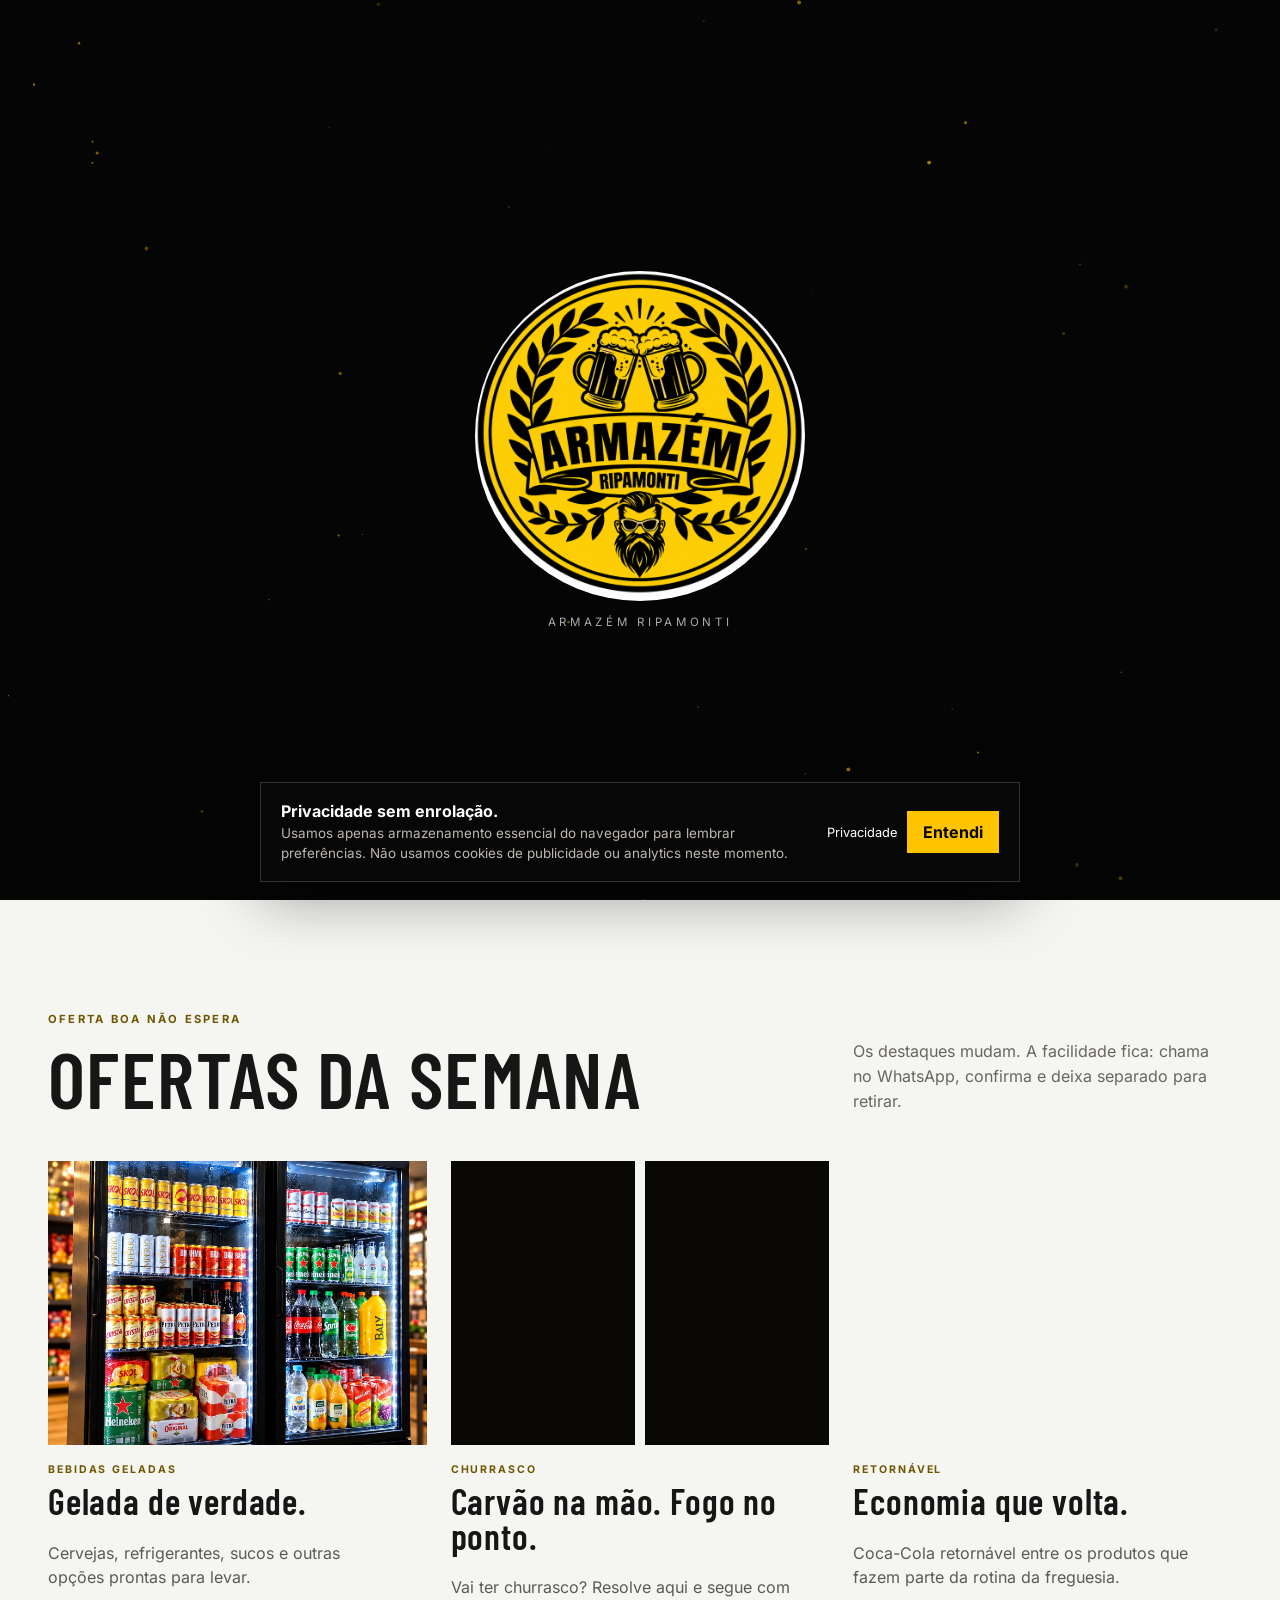
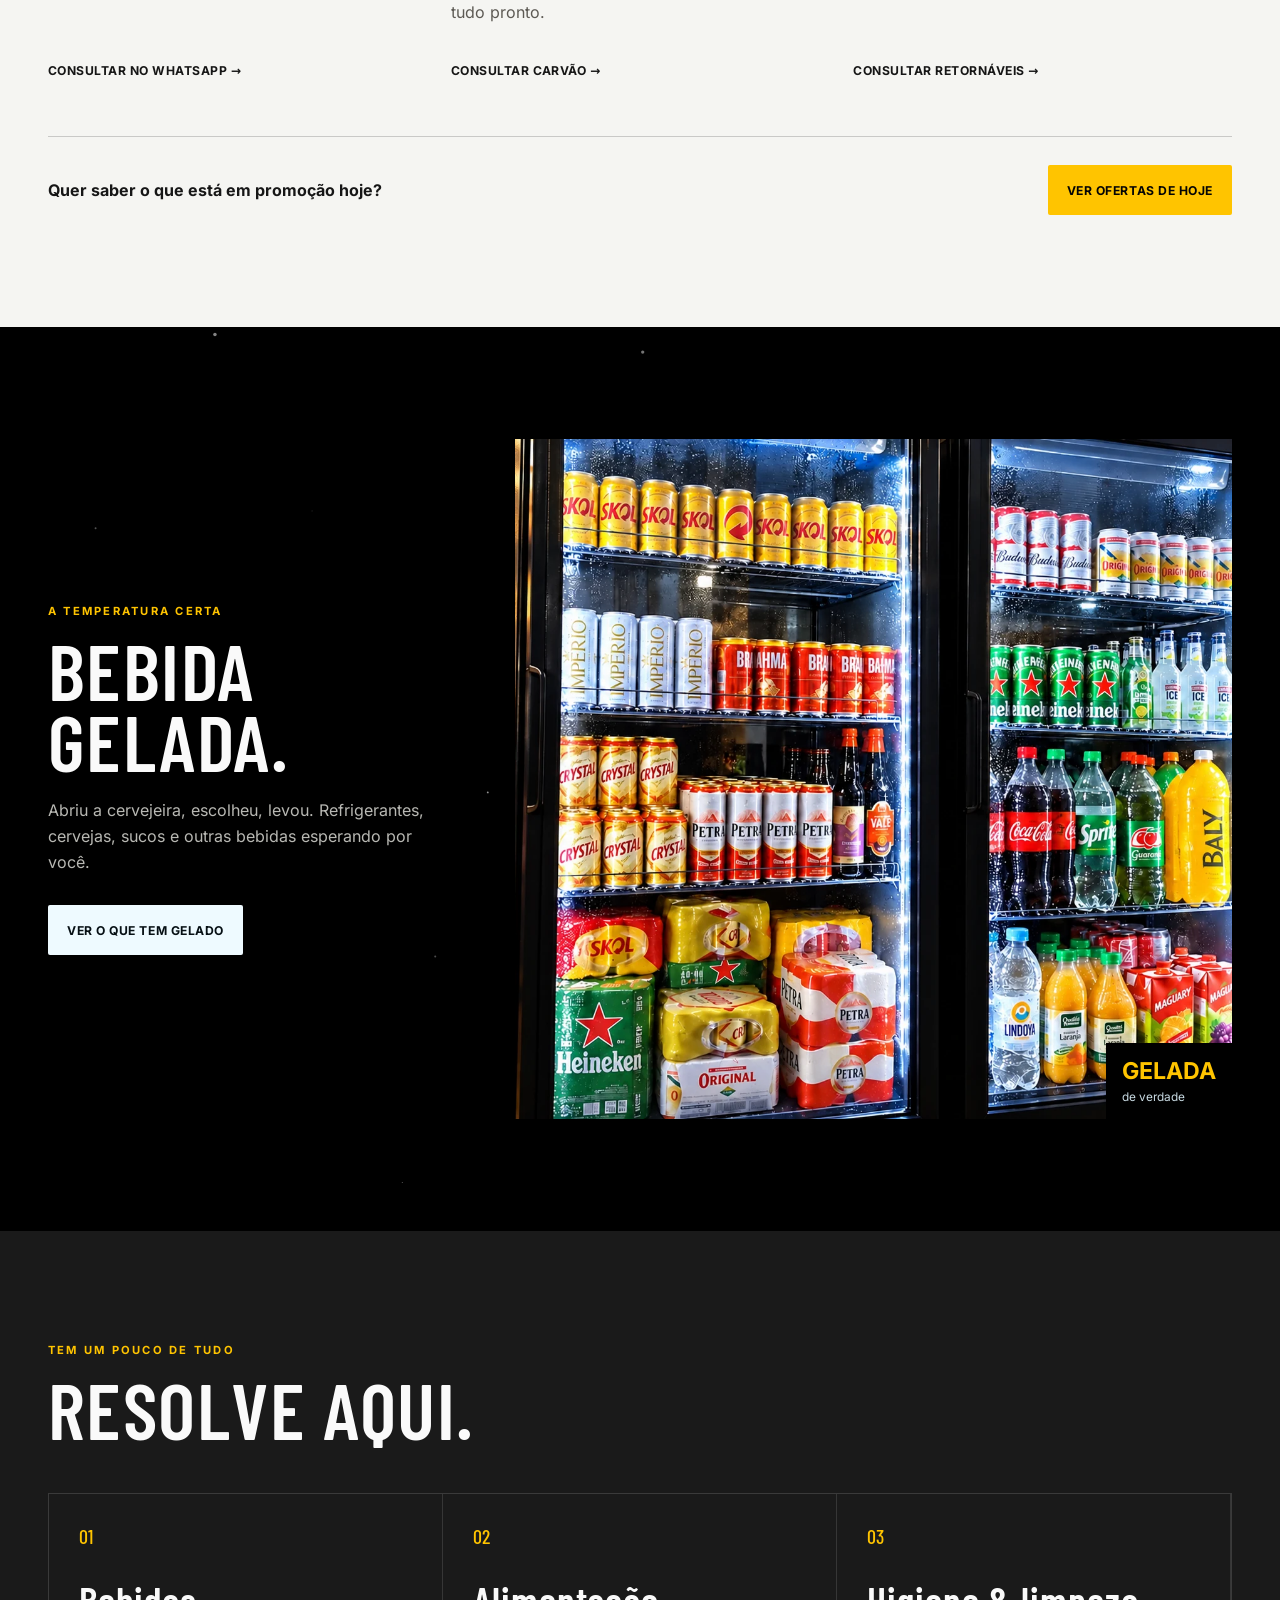
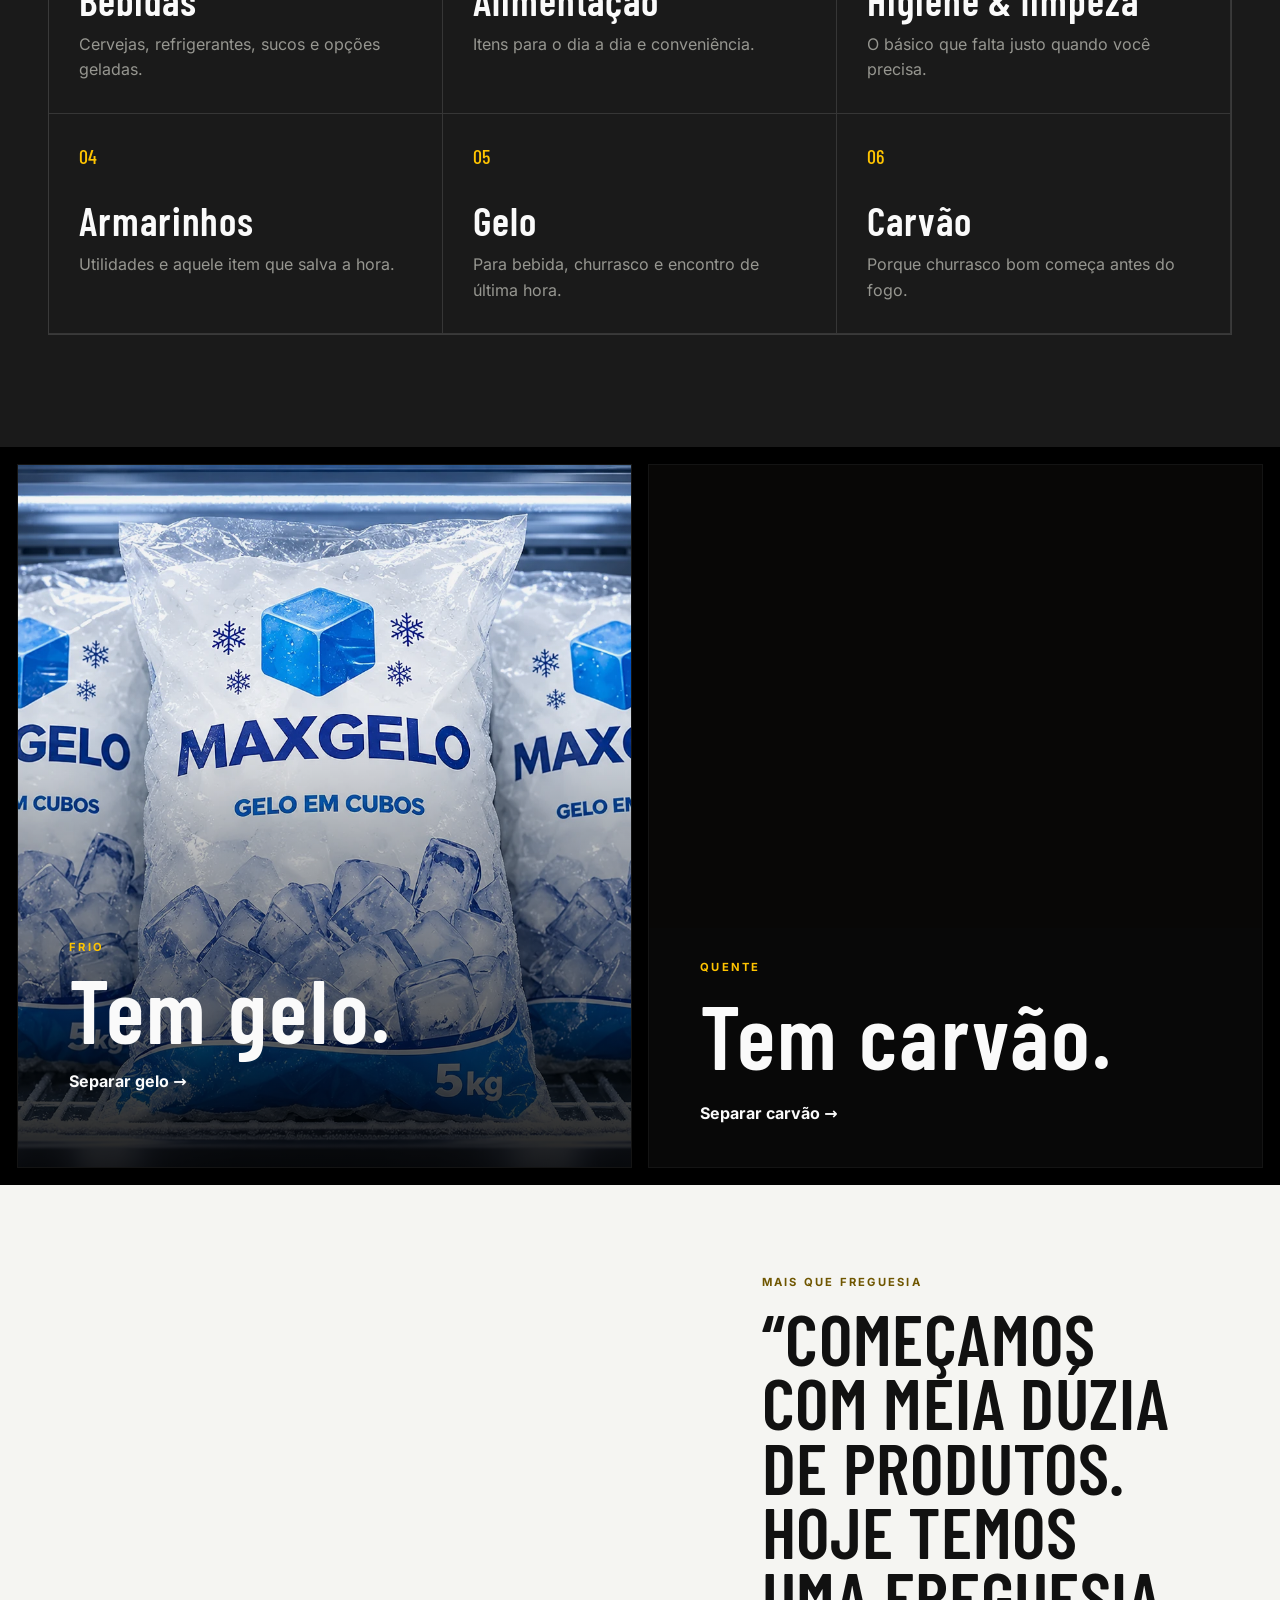
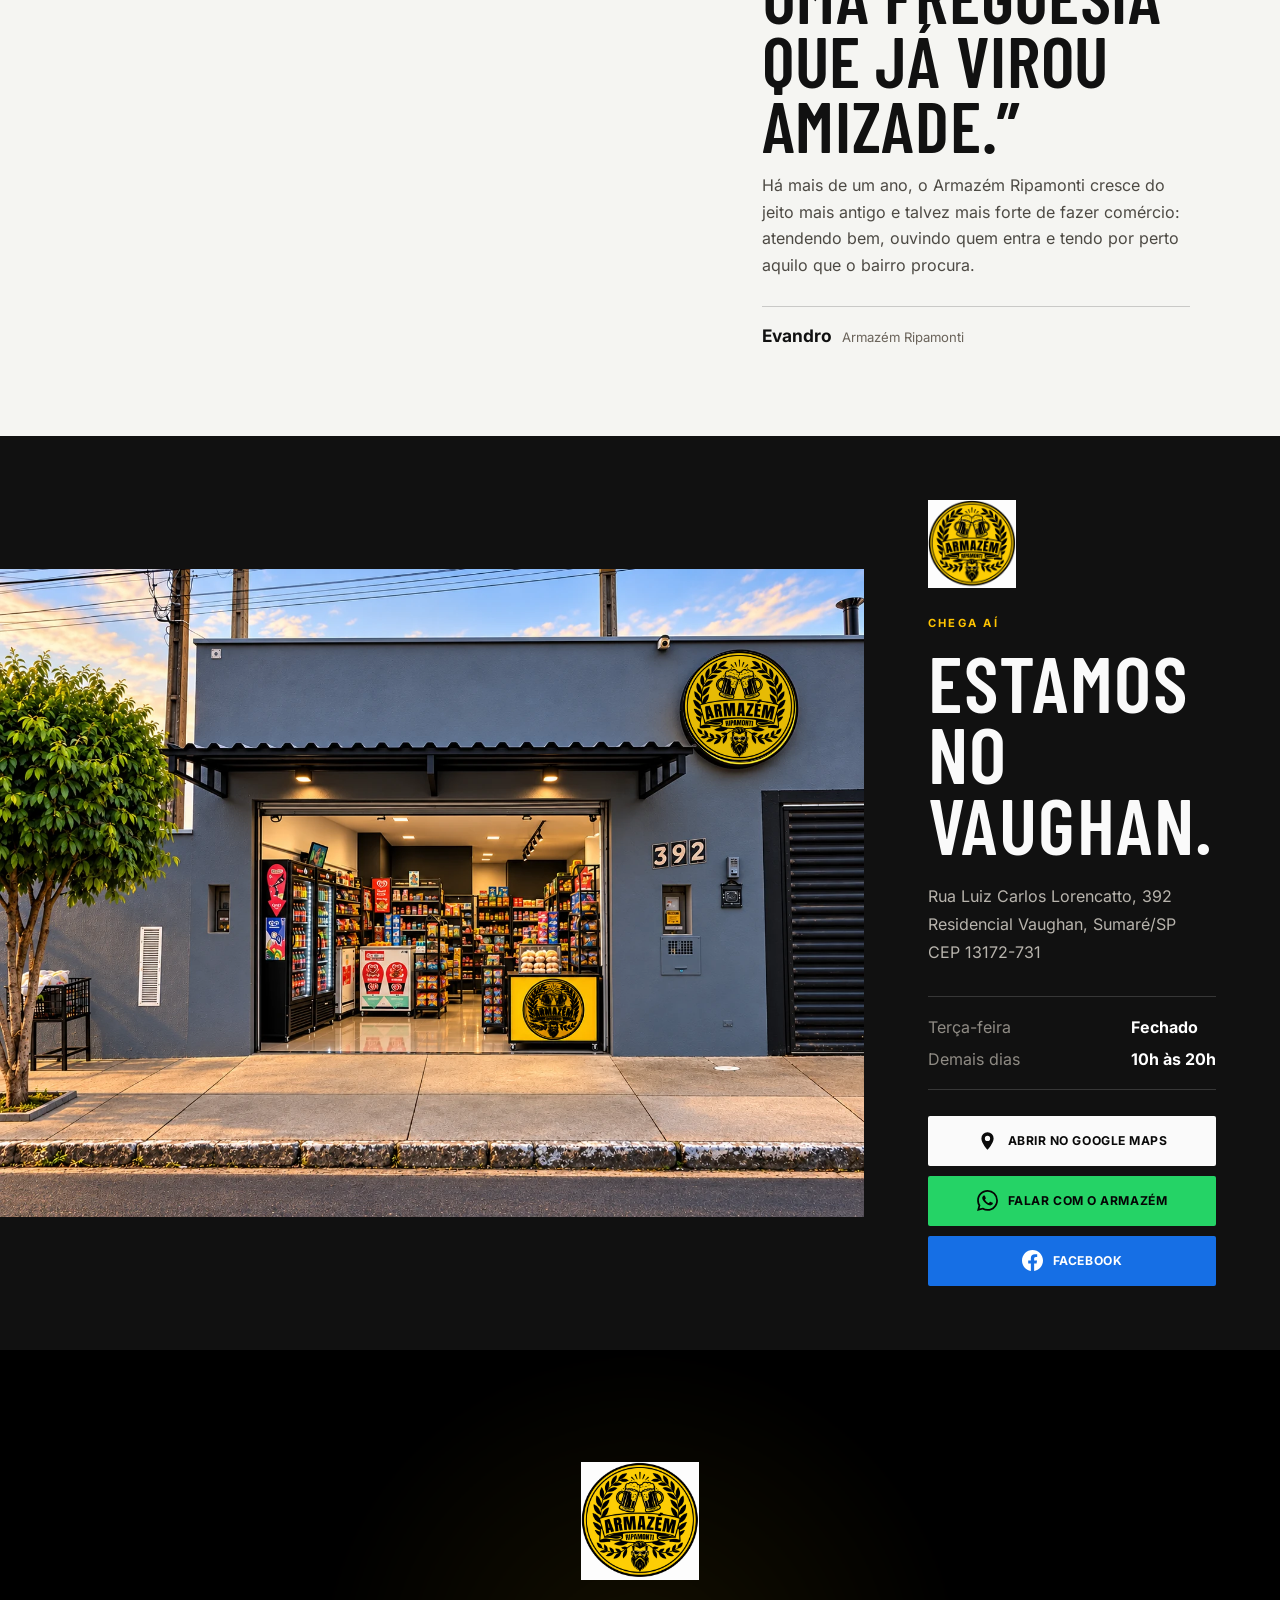
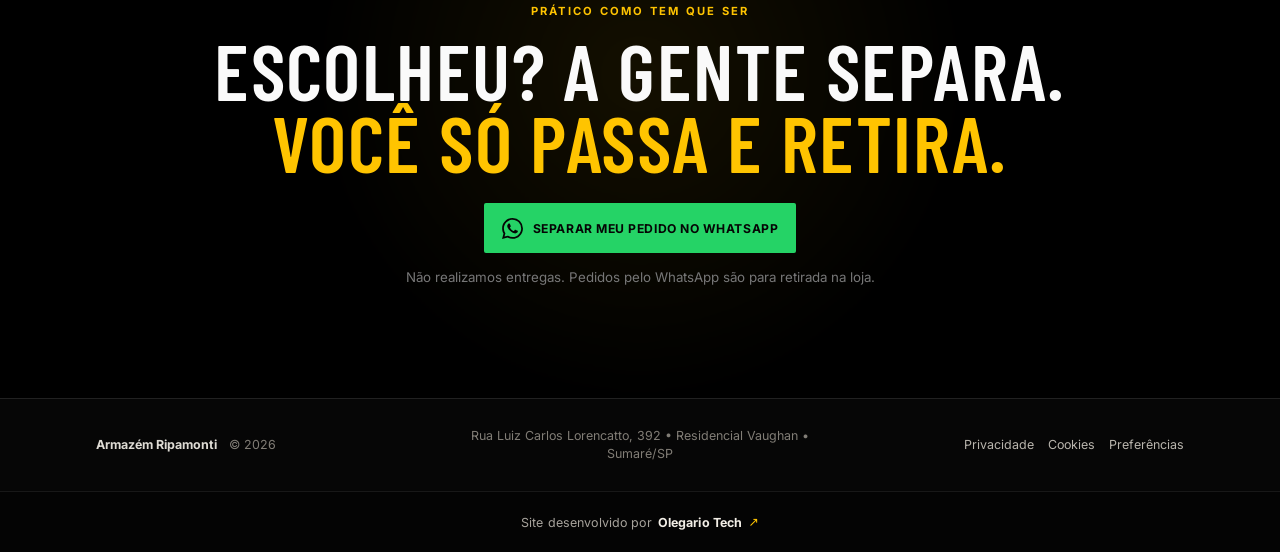
<file: index.html>
<!doctype html>
<html lang="pt-BR" prefix="og: https://ogp.me/ns#">
<head>
  <meta charset="utf-8">
  <meta name="viewport" content="width=device-width, initial-scale=1">
  <meta name="theme-color" content="#080808">
  <meta name="robots" content="index,follow,max-image-preview:large">
  <meta name="referrer" content="strict-origin-when-cross-origin">
  <title>Armazém Ripamonti | Sumaré/SP</title>
  <meta name="description" content="Armazém Ripamonti em Sumaré/SP. Bebidas geladas, Coca-Cola retornável, gelo, carvão, alimentação, higiene, limpeza e armarinhos. Peça pelo WhatsApp e retire na loja.">
  <link rel="canonical" href="https://armazemripamonti.com.br/">
  <meta property="og:type" content="website">
  <meta property="og:locale" content="pt_BR">
  <meta property="og:site_name" content="Armazém Ripamonti">
  <meta property="og:url" content="https://armazemripamonti.com.br/">
  <meta property="og:title" content="Armazém Ripamonti | Sumaré/SP">
  <meta property="og:description" content="Bebidas geladas, carvão, gelo e itens do dia a dia, pertinho de você. Faça seu pedido pelo WhatsApp.">
  <meta property="og:image" content="https://armazemripamonti.com.br/assets/img/armazem-ripamonti-social-preview-1200x630-v1.jpg">
  <meta property="og:image:secure_url" content="https://armazemripamonti.com.br/assets/img/armazem-ripamonti-social-preview-1200x630-v1.jpg">
  <meta property="og:image:type" content="image/jpeg">
  <meta property="og:image:width" content="1200">
  <meta property="og:image:height" content="630">
  <meta property="og:image:alt" content="Armazém Ripamonti em Sumaré/SP: fachada da loja e a frase O armazém do bairro. Do jeito que tem que ser.">
  <meta name="twitter:card" content="summary_large_image">
  <meta name="twitter:title" content="Armazém Ripamonti | Sumaré/SP">
  <meta name="twitter:description" content="Bebidas geladas, carvão, gelo e itens do dia a dia, pertinho de você. Faça seu pedido pelo WhatsApp.">
  <meta name="twitter:image" content="https://armazemripamonti.com.br/assets/img/armazem-ripamonti-social-preview-1200x630-v1.jpg">
  <meta name="twitter:image:alt" content="Armazém Ripamonti em Sumaré/SP: fachada da loja e a frase O armazém do bairro. Do jeito que tem que ser.">
  <link rel="icon" href="assets/img/logo-armazem-ripamonti-icone.png">
  <link rel="apple-touch-icon" href="assets/img/logo-armazem-ripamonti-icone.png">
  <link rel="preload" as="font" type="font/woff2" href="assets/fonts/barlow-condensed-600-latin.woff2" crossorigin>
  <link rel="preload" as="font" type="font/woff2" href="assets/fonts/inter-latin.woff2" crossorigin>
  <link rel="preload" as="image" type="image/webp" href="assets/img/hero-fachada-premium-01.webp?v=20261007-finish-1">
  <link rel="stylesheet" href="assets/css/styles.css?v=20261007-charcoal-card-gap-1">
  <script type="application/ld+json">
  {
    "@context": "https://schema.org",
    "@type": "GroceryStore",
    "name": "Armazém Ripamonti",
    "url": "https://armazemripamonti.com.br/",
    "image": "https://armazemripamonti.com.br/assets/img/armazem-ripamonti-social-preview-1200x630-v1.jpg",
    "telephone": "+55 19 99914-6221",
    "address": {
      "@type": "PostalAddress",
      "streetAddress": "Rua Luiz Carlos Lorencatto, 392",
      "addressLocality": "Sumaré",
      "addressRegion": "SP",
      "postalCode": "13172-731",
      "addressCountry": "BR"
    },
    "sameAs": ["https://www.facebook.com/share/181sqJWNJa/"],
    "openingHoursSpecification": [
      {"@type":"OpeningHoursSpecification","dayOfWeek":["Monday","Wednesday","Thursday","Friday","Saturday","Sunday"],"opens":"10:00","closes":"20:00"}
    ]
  }
  </script>
</head>
<body>
  <a class="skip-link" href="#conteudo">Pular para o conteúdo</a>
  <div class="scroll-progress" aria-hidden="true"><span></span></div>
  <nav class="scene-rail" aria-label="Progresso da página">
    <a href="#inicio" data-scene="inicio" class="active" aria-label="Início"><span></span></a>
    <a href="#ofertas" data-scene="ofertas" aria-label="Ofertas"><span></span></a>
    <a href="#bebidas" data-scene="bebidas" aria-label="Bebidas"><span></span></a>
    <a href="#categorias" data-scene="categorias" aria-label="Produtos"><span></span></a>
    <a href="#historia" data-scene="historia" aria-label="Nossa história"><span></span></a>
    <a href="#localizacao" data-scene="localizacao" aria-label="Onde estamos"><span></span></a>
  </nav>

  <div class="intro" id="intro" aria-hidden="true">
    <canvas id="introParticles"></canvas>
    <div class="intro-mark">
      <picture><source srcset="assets/img/logo-armazem-ripamonti-redondo.webp?v=20261007-finish-1" type="image/webp"><img src="assets/img/logo-armazem-ripamonti-redondo.png" alt="" width="1254" height="1254"></picture>
      <p>Armazém Ripamonti</p>
    </div>
  </div>

  <header class="site-header" id="top">
    <a class="brand" href="#inicio" aria-label="Armazém Ripamonti - início">
      <picture><source srcset="assets/img/logo-armazem-ripamonti-redondo.webp?v=20261007-finish-1" type="image/webp"><img src="assets/img/logo-armazem-ripamonti-redondo.png" alt="Armazém Ripamonti" width="1254" height="1254"></picture>
      <span>Armazém Ripamonti</span>
    </a>
    <nav class="desktop-nav" aria-label="Navegação principal">
      <a href="#ofertas">Ofertas</a>
      <a href="#categorias">Produtos</a>
      <a href="#historia">Nossa história</a>
      <a href="#localizacao">Onde estamos</a>
    </nav>
    <a class="header-cta btn-whatsapp" href="https://wa.me/5519999146221?text=Ol%C3%A1%2C%20vim%20pelo%20site%20do%20Armaz%C3%A9m%20Ripamonti%20e%20quero%20separar%20um%20pedido%20para%20retirada." target="_blank" rel="noopener"><svg class="btn-icon" viewBox="0 0 24 24" aria-hidden="true"><path fill="currentColor" d="M17.472 14.382c-.297-.149-1.758-.867-2.03-.967-.273-.099-.471-.149-.67.149-.198.297-.767.967-.94 1.164-.173.198-.347.223-.644.074-.297-.149-1.255-.463-2.39-1.475-.883-.788-1.48-1.761-1.653-2.059-.173-.297-.018-.458.13-.606.134-.133.297-.347.446-.52.149-.173.198-.297.297-.495.099-.198.05-.372-.025-.521-.075-.149-.669-1.611-.916-2.206-.242-.579-.487-.5-.669-.51-.173-.009-.372-.011-.57-.011-.198 0-.52.074-.792.372-.272.297-1.04 1.016-1.04 2.479 0 1.462 1.065 2.875 1.213 3.074.149.198 2.095 3.2 5.076 4.487.709.306 1.262.489 1.693.626.712.226 1.36.194 1.872.118.571-.085 1.758-.719 2.006-1.413.248-.694.248-1.289.173-1.413-.074-.124-.272-.198-.57-.347m-5.421 7.403h-.004a9.87 9.87 0 0 1-5.031-1.378l-.361-.214-3.741.981.999-3.648-.235-.374a9.86 9.86 0 0 1-1.51-5.26c.001-5.45 4.436-9.884 9.887-9.884 2.64 0 5.122 1.028 6.988 2.895a9.825 9.825 0 0 1 2.9 6.988c-.003 5.45-4.437 9.884-9.892 9.884m8.413-18.297A11.815 11.815 0 0 0 12.055 0C5.495 0 .16 5.335.157 11.892c0 2.096.547 4.142 1.588 5.945L.056 24l6.305-1.654A11.882 11.882 0 0 0 12.05 23.8h.005c6.559 0 11.894-5.335 11.897-11.893a11.821 11.821 0 0 0-3.488-8.419Z"/></svg><span>Separar pedido</span></a>
  </header>

  <main id="conteudo" tabindex="-1">
    <section class="hero" id="inicio">
      <canvas class="particle-canvas" id="heroParticles" aria-hidden="true"></canvas>
      <div class="hero-bg" aria-hidden="true">
        <div class="hero-scene" data-photo-motion="hero">
          <picture class="scene-photo"><source srcset="assets/img/hero-fachada-premium-01.webp?v=20261007-finish-1" type="image/webp"><img src="assets/img/hero-fachada-premium-01.jpg?v=20261007-finish-1" alt="" width="1672" height="941" fetchpriority="high" decoding="async"></picture>
          <picture class="scene-logo sign-logo"><source srcset="assets/img/logo-armazem-ripamonti-redondo.webp?v=20261007-finish-1" type="image/webp"><img src="assets/img/logo-armazem-ripamonti-redondo.png" alt="" width="1254" height="1254" decoding="async"></picture>
          <picture class="scene-logo counter-logo"><source srcset="assets/img/logo-armazem-ripamonti-redondo.webp?v=20261007-finish-1" type="image/webp"><img src="assets/img/logo-armazem-ripamonti-redondo.png" alt="" width="1254" height="1254" decoding="async"></picture>
        </div>
      </div>
      <div class="hero-overlay" aria-hidden="true"></div>
      <div class="hero-content reveal">
        <p class="kicker">Residencial Vaughan • Sumaré/SP</p>
        <picture><source srcset="assets/img/logo-armazem-ripamonti-quadrado-refinado.webp?v=20261007-finish-1" type="image/webp"><img class="hero-logo" src="assets/img/logo-armazem-ripamonti-quadrado-refinado.png" alt="Armazém Ripamonti" width="1254" height="1254"></picture>
        <h1>O armazém do bairro.<br><span>Do jeito que<br>tem que ser.</span></h1>
        <p class="hero-copy hero-copy-short">Armazém Ripamonti, pertinho de você.</p>
        <div class="hero-actions">
          <a class="btn btn-whatsapp" href="https://wa.me/5519999146221?text=Ol%C3%A1%2C%20vim%20pelo%20site%20do%20Armaz%C3%A9m%20Ripamonti%20e%20quero%20separar%20um%20pedido%20para%20retirada." target="_blank" rel="noopener"><svg class="btn-icon" viewBox="0 0 24 24" aria-hidden="true"><path fill="currentColor" d="M17.472 14.382c-.297-.149-1.758-.867-2.03-.967-.273-.099-.471-.149-.67.149-.198.297-.767.967-.94 1.164-.173.198-.347.223-.644.074-.297-.149-1.255-.463-2.39-1.475-.883-.788-1.48-1.761-1.653-2.059-.173-.297-.018-.458.13-.606.134-.133.297-.347.446-.52.149-.173.198-.297.297-.495.099-.198.05-.372-.025-.521-.075-.149-.669-1.611-.916-2.206-.242-.579-.487-.5-.669-.51-.173-.009-.372-.011-.57-.011-.198 0-.52.074-.792.372-.272.297-1.04 1.016-1.04 2.479 0 1.462 1.065 2.875 1.213 3.074.149.198 2.095 3.2 5.076 4.487.709.306 1.262.489 1.693.626.712.226 1.36.194 1.872.118.571-.085 1.758-.719 2.006-1.413.248-.694.248-1.289.173-1.413-.074-.124-.272-.198-.57-.347m-5.421 7.403h-.004a9.87 9.87 0 0 1-5.031-1.378l-.361-.214-3.741.981.999-3.648-.235-.374a9.86 9.86 0 0 1-1.51-5.26c.001-5.45 4.436-9.884 9.887-9.884 2.64 0 5.122 1.028 6.988 2.895a9.825 9.825 0 0 1 2.9 6.988c-.003 5.45-4.437 9.884-9.892 9.884m8.413-18.297A11.815 11.815 0 0 0 12.055 0C5.495 0 .16 5.335.157 11.892c0 2.096.547 4.142 1.588 5.945L.056 24l6.305-1.654A11.882 11.882 0 0 0 12.05 23.8h.005c6.559 0 11.894-5.335 11.897-11.893a11.821 11.821 0 0 0-3.488-8.419Z"/></svg><span>Separar meu pedido no WhatsApp</span></a>
          <a class="btn btn-maps" href="https://www.google.com/maps/search/?api=1&query=Rua%20Luiz%20Carlos%20Lorencatto%20392%20Residencial%20Vaughan%20Sumar%C3%A9%20SP" target="_blank" rel="noopener"><svg class="btn-icon maps-icon" viewBox="0 0 24 24" aria-hidden="true"><path fill="currentColor" d="M12 2a7 7 0 0 0-7 7c0 5.25 7 13 7 13s7-7.75 7-13a7 7 0 0 0-7-7Zm0 10a3 3 0 1 1 0-6 3 3 0 0 1 0 6Z"/></svg><span>Como chegar</span></a>
          <a class="btn btn-ghost" href="#ofertas">Ver ofertas</a>
        </div>
      </div>
      <div class="hero-card reveal" data-delay="140">
        <p>Hoje no Armazém</p>
        <strong>10h às 20h</strong>
        <span>Terça-feira fechado</span>
      </div>
      <a class="scroll-cue" href="#ofertas" aria-label="Rolar para ofertas"><span></span></a>
    </section>

    <section class="offers section" id="ofertas">
      <div class="section-heading reveal">
        <p class="kicker">Oferta boa não espera</p>
        <h2>Ofertas da semana</h2>
        <p>Os destaques mudam. A facilidade fica: chama no WhatsApp, confirma e deixa separado para retirar.</p>
      </div>
      <div class="offer-grid">
        <article class="offer-card offer-cold reveal">
          <div class="offer-media"><picture><source srcset="assets/img/bebidas-geladas-premium-01.webp?v=20261007-finish-1" type="image/webp"><img src="assets/img/bebidas-geladas-premium-01.jpg?v=20261007-finish-1" data-photo-motion="cold" alt="Bebidas geladas no Armazém Ripamonti" loading="lazy" decoding="async" width="1402" height="1122"></picture></div>
          <div class="offer-body">
            <span>Bebidas geladas</span>
            <h3>Gelada de verdade.</h3>
            <p>Cervejas, refrigerantes, sucos e outras opções prontas para levar.</p>
            <a href="https://wa.me/5519999146221?text=Ol%C3%A1%2C%20quero%20consultar%20as%20bebidas%20geladas%20dispon%C3%ADveis%20hoje%20no%20Armaz%C3%A9m%20Ripamonti." target="_blank" rel="noopener">Consultar no WhatsApp →</a>
          </div>
        </article>
        <article class="offer-card offer-hot reveal" data-delay="90">
          <div class="offer-media coal-products">
            <picture><img src="assets/img/carvao-orquidea-4kg-churrasqueira-premium-v2.png?v=20261007-charcoal-bg-2" data-photo-motion="warm" alt="Carvão Orquídea 4 kg disponível no Armazém Ripamonti" loading="lazy" decoding="async" width="1024" height="1536"></picture>
            <picture><img src="assets/img/carvao-orquidea-2kg-churrasqueira-premium-v2.png?v=20261007-charcoal-bg-2" data-photo-motion="warm" alt="Carvão Orquídea 2 kg disponível no Armazém Ripamonti" loading="lazy" decoding="async" width="1024" height="1536"></picture>
          </div>
          <div class="offer-body">
            <span>Churrasco</span>
            <h3>Carvão na mão. Fogo no ponto.</h3>
            <p>Vai ter churrasco? Resolve aqui e segue com tudo pronto.</p>
            <a href="https://wa.me/5519999146221?text=Ol%C3%A1%2C%20quero%20consultar%20o%20carv%C3%A3o%20dispon%C3%ADvel%20hoje%20no%20Armaz%C3%A9m%20Ripamonti." target="_blank" rel="noopener">Consultar carvão →</a>
          </div>
        </article>
        <article class="offer-card offer-red reveal" data-delay="180">
          <div class="offer-media"><picture><source srcset="assets/img/coca-cola-retornavel-premium-01.webp?v=20261007-finish-1" type="image/webp"><img src="assets/img/coca-cola-retornavel-premium-01.jpg?v=20261007-finish-1" data-photo-motion="editorial" alt="Coca-Cola retornável no Armazém Ripamonti" loading="lazy" decoding="async" width="1448" height="1086"></picture></div>
          <div class="offer-body">
            <span>Retornável</span>
            <h3>Economia que volta.</h3>
            <p>Coca-Cola retornável entre os produtos que fazem parte da rotina da freguesia.</p>
            <a href="https://wa.me/5519999146221?text=Ol%C3%A1%2C%20quero%20consultar%20Coca-Cola%20retorn%C3%A1vel%20no%20Armaz%C3%A9m%20Ripamonti." target="_blank" rel="noopener">Consultar retornáveis →</a>
          </div>
        </article>
      </div>
      <div class="offers-cta reveal">
        <p>Quer saber o que está em promoção hoje?</p>
        <a class="btn btn-primary" href="https://wa.me/5519999146221?text=Ol%C3%A1%2C%20vim%20pelo%20site%20e%20quero%20saber%20as%20ofertas%20de%20hoje%20do%20Armaz%C3%A9m%20Ripamonti." target="_blank" rel="noopener">Ver ofertas de hoje</a>
      </div>
    </section>

    <section class="cold-zone section" id="bebidas">
      <canvas class="particle-canvas" id="coldParticles" aria-hidden="true"></canvas>
      <div class="split-layout">
        <div class="split-copy reveal">
          <p class="kicker">A temperatura certa</p>
          <h2>Bebida gelada.</h2>
          <p>Abriu a cervejeira, escolheu, levou. Refrigerantes, cervejas, sucos e outras bebidas esperando por você.</p>
          <a class="btn btn-light" href="https://wa.me/5519999146221?text=Ol%C3%A1%2C%20quais%20bebidas%20geladas%20voc%C3%AAs%20t%C3%AAm%20hoje%3F" target="_blank" rel="noopener">Ver o que tem gelado</a>
        </div>
        <div class="split-media reveal" data-delay="120">
          <picture><source srcset="assets/img/bebidas-geladas-premium-01.webp?v=20261007-finish-1" type="image/webp"><img src="assets/img/bebidas-geladas-premium-01.jpg?v=20261007-finish-1" data-photo-motion="cold" alt="Cervejeiras com bebidas geladas" loading="lazy" decoding="async" width="1448" height="1086"></picture>
          <div class="temperature-badge"><strong>GELADA</strong><span>de verdade</span></div>
        </div>
      </div>
    </section>

    <section class="categories section" id="categorias">
      <div class="section-heading reveal">
        <p class="kicker">Tem um pouco de tudo</p>
        <h2>Resolve aqui.</h2>
      </div>
      <div class="category-grid">
        <article class="category-card reveal"><span>01</span><h3>Bebidas</h3><p>Cervejas, refrigerantes, sucos e opções geladas.</p></article>
        <article class="category-card reveal" data-delay="50"><span>02</span><h3>Alimentação</h3><p>Itens para o dia a dia e conveniência.</p></article>
        <article class="category-card reveal" data-delay="100"><span>03</span><h3>Higiene & limpeza</h3><p>O básico que falta justo quando você precisa.</p></article>
        <article class="category-card reveal" data-delay="150"><span>04</span><h3>Armarinhos</h3><p>Utilidades e aquele item que salva a hora.</p></article>
        <article class="category-card reveal" data-delay="200"><span>05</span><h3>Gelo</h3><p>Para bebida, churrasco e encontro de última hora.</p></article>
        <article class="category-card reveal" data-delay="250"><span>06</span><h3>Carvão</h3><p>Porque churrasco bom começa antes do fogo.</p></article>
      </div>
    </section>

    <section class="duo section">
      <article class="duo-panel ice-panel reveal">
        <picture><source srcset="assets/img/gelo-maxgelo-premium-01.webp?v=20261007-finish-1" type="image/webp"><img src="assets/img/gelo-maxgelo-premium-01.jpg?v=20261007-finish-1" data-photo-motion="cold" alt="Gelo em cubos Maxgelo" loading="lazy" decoding="async" width="1448" height="1086"></picture>
        <div><p class="kicker">Frio</p><h2>Tem gelo.</h2><a href="https://wa.me/5519999146221?text=Ol%C3%A1%2C%20quero%20consultar%20gelo%20no%20Armaz%C3%A9m%20Ripamonti." target="_blank" rel="noopener">Separar gelo →</a></div>
      </article>
      <article class="duo-panel coal-panel reveal" data-delay="100">
        <picture><img src="assets/img/carvao-orquidea-linha-churrasqueira-premium-v2.png?v=20261007-charcoal-bg-2" data-photo-motion="warm" alt="Linha de Carvão Orquídea para churrasco disponível no Armazém Ripamonti" loading="lazy" decoding="async" width="1448" height="1086"></picture>
        <div class="coal-copy"><p class="kicker">Quente</p><h2>Tem carvão.</h2><a href="https://wa.me/5519999146221?text=Ol%C3%A1%2C%20quero%20consultar%20carv%C3%A3o%20no%20Armaz%C3%A9m%20Ripamonti." target="_blank" rel="noopener">Separar carvão →</a></div>
      </article>
    </section>

    <section class="story section" id="historia">
      <div class="story-media reveal"><picture><source srcset="assets/img/conveniencia-mercearia-premium-01.webp?v=20261007-finish-1" type="image/webp"><img src="assets/img/conveniencia-mercearia-premium-01.jpg?v=20261007-finish-1" data-photo-motion="editorial" alt="Composição publicitária de balcão com doces, snacks e itens de conveniência" loading="lazy" decoding="async" width="1448" height="1086"></picture></div>
      <div class="story-copy reveal" data-delay="110">
        <p class="kicker">Mais que freguesia</p>
        <blockquote>“Começamos com meia dúzia de produtos. Hoje temos uma freguesia que já virou amizade.”</blockquote>
        <p>Há mais de um ano, o Armazém Ripamonti cresce do jeito mais antigo e talvez mais forte de fazer comércio: atendendo bem, ouvindo quem entra e tendo por perto aquilo que o bairro procura.</p>
        <div class="story-signature"><strong>Evandro</strong><span>Armazém Ripamonti</span></div>
      </div>
    </section>

    <section class="location section" id="localizacao">
      <div class="location-photo reveal">
        <div class="facade-scene" data-photo-motion="facade">
          <picture><source srcset="assets/img/fachada-frontal-premium-01.webp?v=20261007-finish-1" type="image/webp"><img src="assets/img/fachada-frontal-premium-01.jpg?v=20261007-finish-1" alt="Fachada do Armazém Ripamonti em composição publicitária" loading="lazy" decoding="async" width="1448" height="1086"></picture>
          <picture class="scene-logo sign-logo"><source srcset="assets/img/logo-armazem-ripamonti-redondo.webp?v=20261007-finish-1" type="image/webp"><img src="assets/img/logo-armazem-ripamonti-redondo.png" alt="" width="1254" height="1254" decoding="async" loading="lazy"></picture>
          <picture class="scene-logo counter-logo"><source srcset="assets/img/logo-armazem-ripamonti-redondo.webp?v=20261007-finish-1" type="image/webp"><img src="assets/img/logo-armazem-ripamonti-redondo.png" alt="" width="1254" height="1254" decoding="async" loading="lazy"></picture>
        </div>
      </div>
      <div class="location-card reveal" data-delay="120">
        <picture><source srcset="assets/img/logo-armazem-ripamonti-redondo.webp?v=20261007-finish-1" type="image/webp"><img src="assets/img/logo-armazem-ripamonti-redondo.png" alt="" aria-hidden="true" width="1254" height="1254" loading="lazy" decoding="async"></picture>
        <p class="kicker">Chega aí</p>
        <h2>Estamos no Vaughan.</h2>
        <address>Rua Luiz Carlos Lorencatto, 392<br>Residencial Vaughan, Sumaré/SP<br>CEP 13172-731</address>
        <div class="hours">
          <span>Terça-feira</span><strong>Fechado</strong>
          <span>Demais dias</span><strong>10h às 20h</strong>
        </div>
        <div class="location-actions">
          <a class="btn btn-maps" href="https://www.google.com/maps/search/?api=1&query=Rua%20Luiz%20Carlos%20Lorencatto%20392%20Residencial%20Vaughan%20Sumar%C3%A9%20SP" target="_blank" rel="noopener"><svg class="btn-icon maps-icon" viewBox="0 0 24 24" aria-hidden="true"><path fill="currentColor" d="M12 2a7 7 0 0 0-7 7c0 5.25 7 13 7 13s7-7.75 7-13a7 7 0 0 0-7-7Zm0 10a3 3 0 1 1 0-6 3 3 0 0 1 0 6Z"/></svg><span>Abrir no Google Maps</span></a>
          <a class="btn btn-whatsapp" href="https://wa.me/5519999146221?text=Ol%C3%A1%2C%20vim%20pelo%20site%20do%20Armaz%C3%A9m%20Ripamonti." target="_blank" rel="noopener"><svg class="btn-icon" viewBox="0 0 24 24" aria-hidden="true"><path fill="currentColor" d="M17.472 14.382c-.297-.149-1.758-.867-2.03-.967-.273-.099-.471-.149-.67.149-.198.297-.767.967-.94 1.164-.173.198-.347.223-.644.074-.297-.149-1.255-.463-2.39-1.475-.883-.788-1.48-1.761-1.653-2.059-.173-.297-.018-.458.13-.606.134-.133.297-.347.446-.52.149-.173.198-.297.297-.495.099-.198.05-.372-.025-.521-.075-.149-.669-1.611-.916-2.206-.242-.579-.487-.5-.669-.51-.173-.009-.372-.011-.57-.011-.198 0-.52.074-.792.372-.272.297-1.04 1.016-1.04 2.479 0 1.462 1.065 2.875 1.213 3.074.149.198 2.095 3.2 5.076 4.487.709.306 1.262.489 1.693.626.712.226 1.36.194 1.872.118.571-.085 1.758-.719 2.006-1.413.248-.694.248-1.289.173-1.413-.074-.124-.272-.198-.57-.347m-5.421 7.403h-.004a9.87 9.87 0 0 1-5.031-1.378l-.361-.214-3.741.981.999-3.648-.235-.374a9.86 9.86 0 0 1-1.51-5.26c.001-5.45 4.436-9.884 9.887-9.884 2.64 0 5.122 1.028 6.988 2.895a9.825 9.825 0 0 1 2.9 6.988c-.003 5.45-4.437 9.884-9.892 9.884m8.413-18.297A11.815 11.815 0 0 0 12.055 0C5.495 0 .16 5.335.157 11.892c0 2.096.547 4.142 1.588 5.945L.056 24l6.305-1.654A11.882 11.882 0 0 0 12.05 23.8h.005c6.559 0 11.894-5.335 11.897-11.893a11.821 11.821 0 0 0-3.488-8.419Z"/></svg><span>Falar com o Armazém</span></a>
          <a class="btn btn-facebook" href="https://www.facebook.com/share/181sqJWNJa/" target="_blank" rel="noopener" aria-label="Abrir Facebook do Armazém Ripamonti"><svg class="btn-icon facebook-icon" viewBox="0 0 24 24" aria-hidden="true"><path fill="currentColor" d="M24 12.073C24 5.405 18.627 0 12 0S0 5.405 0 12.073C0 18.1 4.388 23.094 10.125 24v-8.438H7.078v-3.489h3.047V9.413c0-3.025 1.792-4.697 4.533-4.697 1.312 0 2.686.236 2.686.236v2.974h-1.513c-1.49 0-1.956.93-1.956 1.885v2.262h3.328l-.532 3.489h-2.796V24C19.612 23.094 24 18.1 24 12.073Z"/></svg><span>Facebook</span></a>
        </div>
      </div>
    </section>

    <section class="final-cta section">
      <div class="final-orb" aria-hidden="true"></div>
      <div class="reveal">
        <picture><source srcset="assets/img/logo-armazem-ripamonti-redondo.webp?v=20261007-finish-1" type="image/webp"><img src="assets/img/logo-armazem-ripamonti-redondo.png" alt="Armazém Ripamonti" width="1254" height="1254" loading="lazy" decoding="async"></picture>
        <p class="kicker">Prático como tem que ser</p>
        <h2>Escolheu? A gente separa.<br><span>Você só passa e retira.</span></h2>
        <a class="btn btn-whatsapp btn-large" href="https://wa.me/5519999146221?text=Ol%C3%A1%2C%20vim%20pelo%20site%20do%20Armaz%C3%A9m%20Ripamonti%20e%20quero%20separar%20um%20pedido%20para%20retirada." target="_blank" rel="noopener"><svg class="btn-icon" viewBox="0 0 24 24" aria-hidden="true"><path fill="currentColor" d="M17.472 14.382c-.297-.149-1.758-.867-2.03-.967-.273-.099-.471-.149-.67.149-.198.297-.767.967-.94 1.164-.173.198-.347.223-.644.074-.297-.149-1.255-.463-2.39-1.475-.883-.788-1.48-1.761-1.653-2.059-.173-.297-.018-.458.13-.606.134-.133.297-.347.446-.52.149-.173.198-.297.297-.495.099-.198.05-.372-.025-.521-.075-.149-.669-1.611-.916-2.206-.242-.579-.487-.5-.669-.51-.173-.009-.372-.011-.57-.011-.198 0-.52.074-.792.372-.272.297-1.04 1.016-1.04 2.479 0 1.462 1.065 2.875 1.213 3.074.149.198 2.095 3.2 5.076 4.487.709.306 1.262.489 1.693.626.712.226 1.36.194 1.872.118.571-.085 1.758-.719 2.006-1.413.248-.694.248-1.289.173-1.413-.074-.124-.272-.198-.57-.347m-5.421 7.403h-.004a9.87 9.87 0 0 1-5.031-1.378l-.361-.214-3.741.981.999-3.648-.235-.374a9.86 9.86 0 0 1-1.51-5.26c.001-5.45 4.436-9.884 9.887-9.884 2.64 0 5.122 1.028 6.988 2.895a9.825 9.825 0 0 1 2.9 6.988c-.003 5.45-4.437 9.884-9.892 9.884m8.413-18.297A11.815 11.815 0 0 0 12.055 0C5.495 0 .16 5.335.157 11.892c0 2.096.547 4.142 1.588 5.945L.056 24l6.305-1.654A11.882 11.882 0 0 0 12.05 23.8h.005c6.559 0 11.894-5.335 11.897-11.893a11.821 11.821 0 0 0-3.488-8.419Z"/></svg><span>Separar meu pedido no WhatsApp</span></a>
        <small>Não realizamos entregas. Pedidos pelo WhatsApp são para retirada na loja.</small>
      </div>
    </section>
  </main>

  <footer class="site-footer">
    <div class="footer-main">
      <div class="footer-brand"><strong>Armazém Ripamonti</strong><span>© <span id="year"></span></span></div>
      <p class="footer-address">Rua Luiz Carlos Lorencatto, 392 • Residencial Vaughan • Sumaré/SP</p>
      <nav class="footer-links" aria-label="Links do rodapé">
        <a href="privacidade.html">Privacidade</a>
        <a href="cookies.html">Cookies</a>
        <button type="button" data-privacy-open>Preferências</button>
      </nav>
    </div>
    <div class="footer-credit">
      <a class="ot-credit" href="https://olegariotech.com.br/" target="_blank" rel="noopener" aria-label="Site desenvolvido por Olegario Tech, abrir em nova aba">
        <span>Site desenvolvido por</span>
        <strong>Olegario Tech</strong>
        <span class="ot-credit-arrow" aria-hidden="true">↗</span>
      </a>
    </div>
  </footer>

  <a class="whatsapp-fab" href="https://wa.me/5519999146221?text=Ol%C3%A1%2C%20vim%20pelo%20site%20do%20Armaz%C3%A9m%20Ripamonti." target="_blank" rel="noopener" aria-label="Falar pelo WhatsApp"><svg class="btn-icon" viewBox="0 0 24 24" aria-hidden="true"><path fill="currentColor" d="M17.472 14.382c-.297-.149-1.758-.867-2.03-.967-.273-.099-.471-.149-.67.149-.198.297-.767.967-.94 1.164-.173.198-.347.223-.644.074-.297-.149-1.255-.463-2.39-1.475-.883-.788-1.48-1.761-1.653-2.059-.173-.297-.018-.458.13-.606.134-.133.297-.347.446-.52.149-.173.198-.297.297-.495.099-.198.05-.372-.025-.521-.075-.149-.669-1.611-.916-2.206-.242-.579-.487-.5-.669-.51-.173-.009-.372-.011-.57-.011-.198 0-.52.074-.792.372-.272.297-1.04 1.016-1.04 2.479 0 1.462 1.065 2.875 1.213 3.074.149.198 2.095 3.2 5.076 4.487.709.306 1.262.489 1.693.626.712.226 1.36.194 1.872.118.571-.085 1.758-.719 2.006-1.413.248-.694.248-1.289.173-1.413-.074-.124-.272-.198-.57-.347m-5.421 7.403h-.004a9.87 9.87 0 0 1-5.031-1.378l-.361-.214-3.741.981.999-3.648-.235-.374a9.86 9.86 0 0 1-1.51-5.26c.001-5.45 4.436-9.884 9.887-9.884 2.64 0 5.122 1.028 6.988 2.895a9.825 9.825 0 0 1 2.9 6.988c-.003 5.45-4.437 9.884-9.892 9.884m8.413-18.297A11.815 11.815 0 0 0 12.055 0C5.495 0 .16 5.335.157 11.892c0 2.096.547 4.142 1.588 5.945L.056 24l6.305-1.654A11.882 11.882 0 0 0 12.05 23.8h.005c6.559 0 11.894-5.335 11.897-11.893a11.821 11.821 0 0 0-3.488-8.419Z"/></svg></a>
  <button class="back-top" id="backTop" type="button" aria-label="Voltar ao topo" disabled>↑</button>

  <aside class="privacy-banner" id="privacyBanner" role="dialog" aria-label="Aviso de privacidade e cookies" hidden>
    <div>
      <strong>Privacidade sem enrolação.</strong>
      <p>Usamos apenas armazenamento essencial do navegador para lembrar preferências. Não usamos cookies de publicidade ou analytics neste momento.</p>
    </div>
    <div class="privacy-actions">
      <a href="privacidade.html">Privacidade</a>
      <button type="button" data-privacy-accept>Entendi</button>
    </div>
  </aside>

  <script src="assets/js/main.js?v=20261008-photo-motion-1"></script>
  <script src="assets/js/consent.js?v=20261007-final-qa-1"></script>
</body>
</html>
</file>
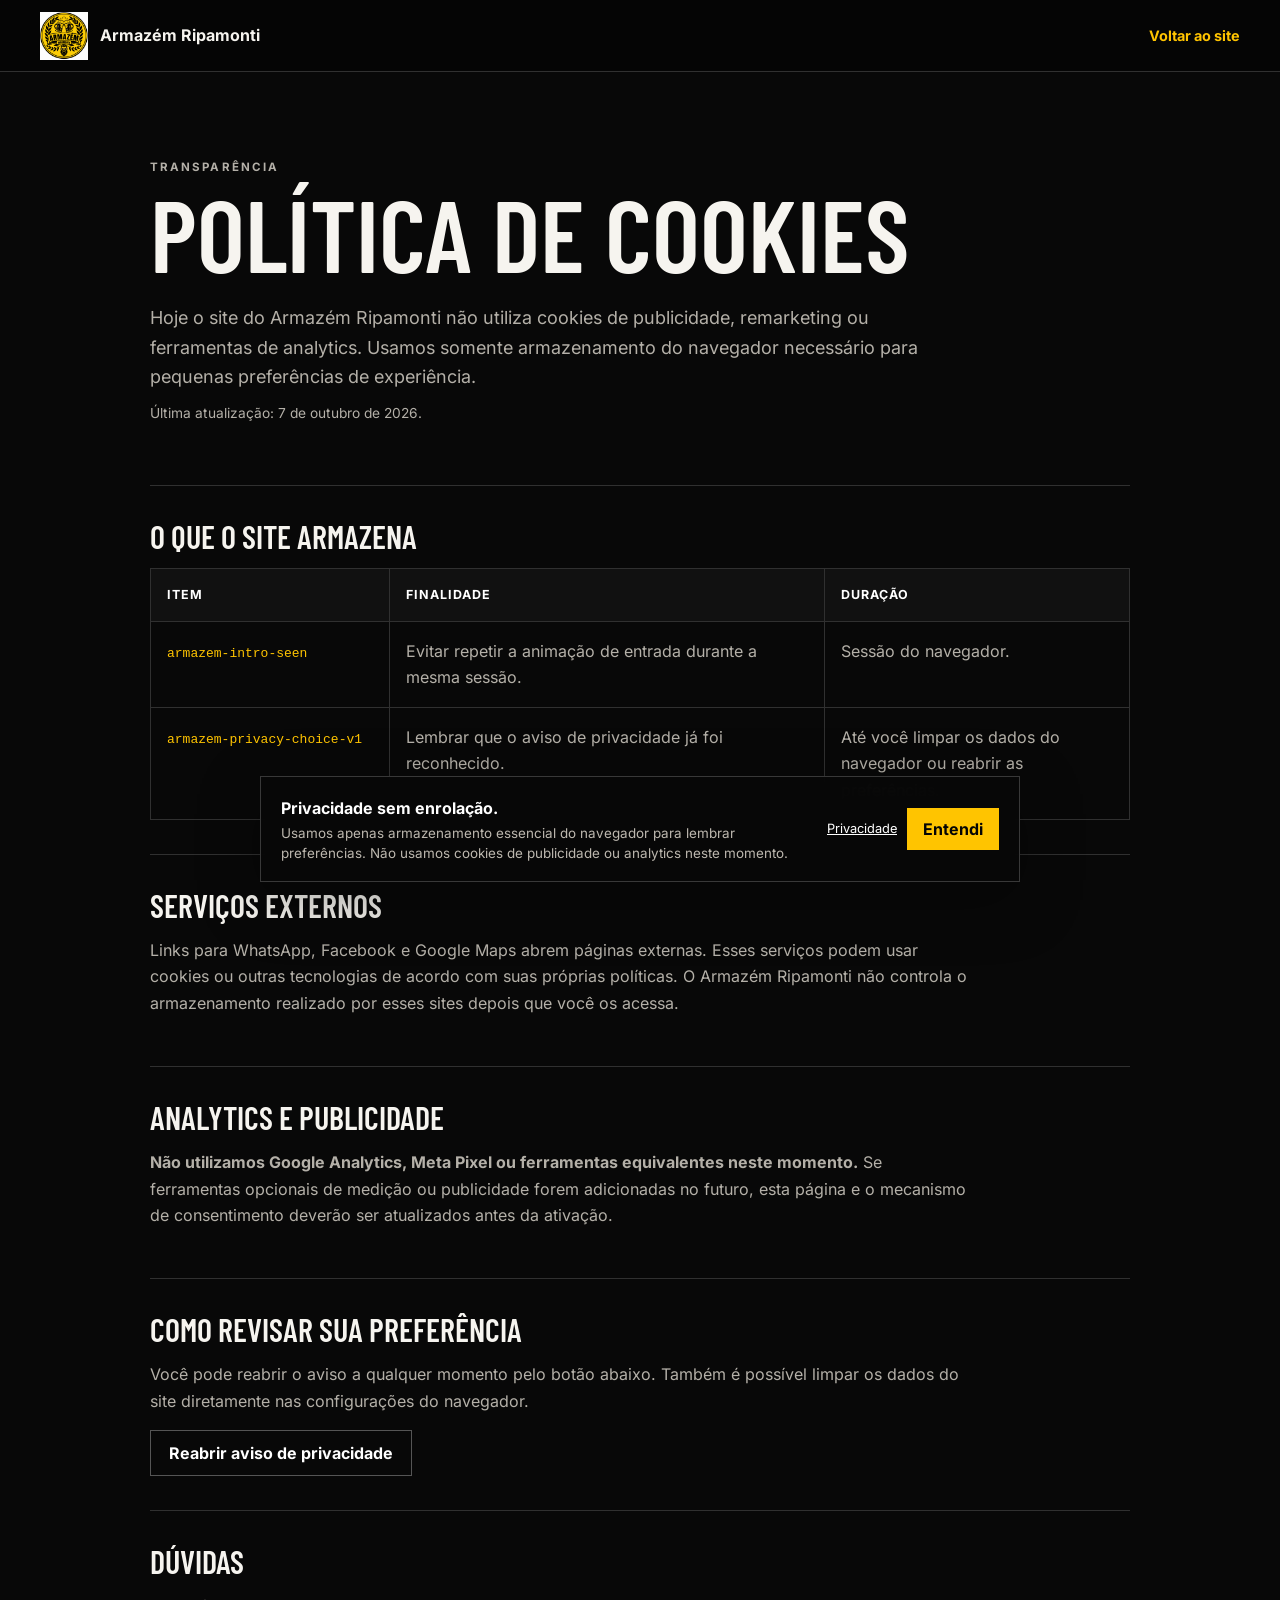
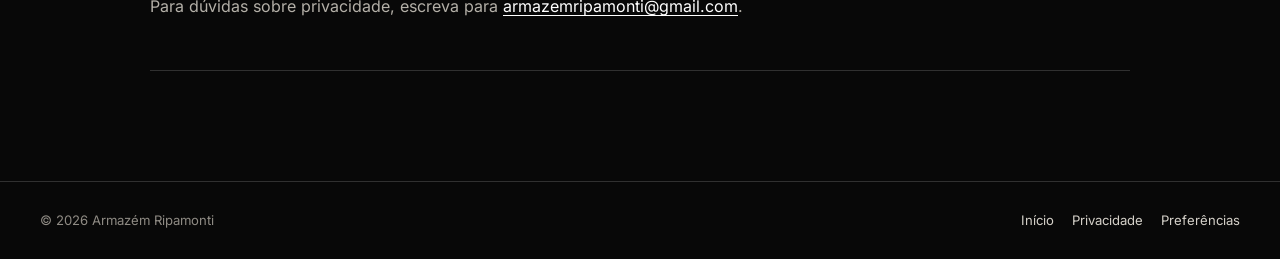
<file: cookies.html>
<!doctype html>
<html lang="pt-BR">
<head>
  <meta charset="utf-8">
  <meta name="viewport" content="width=device-width, initial-scale=1">
  <meta name="theme-color" content="#080808">
  <meta name="robots" content="noindex,follow">
  <title>Política de Cookies | Armazém Ripamonti</title>
  <meta name="description" content="Política de Cookies e armazenamento local do Armazém Ripamonti.">
  <link rel="canonical" href="https://armazemripamonti.com.br/cookies.html">
  <link rel="icon" href="assets/img/logo-armazem-ripamonti-icone.png">
  <link rel="apple-touch-icon" href="assets/img/logo-armazem-ripamonti-icone.png">
  <link rel="stylesheet" href="assets/css/legal.css?v=20261007-1">
</head>
<body>
  <a class="skip-link" href="#conteudo">Pular para o conteúdo</a>
  <header class="legal-header">
    <a class="legal-brand" href="/" aria-label="Voltar ao Armazém Ripamonti">
      <img src="assets/img/logo-armazem-ripamonti-redondo.png" alt="Armazém Ripamonti" width="1254" height="1254">
      <span>Armazém Ripamonti</span>
    </a>
    <a class="legal-back" href="/">Voltar ao site</a>
  </header>

  <main class="legal-shell" id="conteudo">
    <p class="eyebrow">Transparência</p>
    <h1>Política de Cookies</h1>
    <p class="legal-lead">Hoje o site do Armazém Ripamonti não utiliza cookies de publicidade, remarketing ou ferramentas de analytics. Usamos somente armazenamento do navegador necessário para pequenas preferências de experiência.</p>
    <p class="legal-updated">Última atualização: 7 de outubro de 2026.</p>

    <section>
      <h2>O que o site armazena</h2>
      <div class="data-table" role="table" aria-label="Armazenamento utilizado pelo site">
        <div class="data-row data-head" role="row"><span role="columnheader">Item</span><span role="columnheader">Finalidade</span><span role="columnheader">Duração</span></div>
        <div class="data-row" role="row"><span role="cell"><code>armazem-intro-seen</code></span><span role="cell">Evitar repetir a animação de entrada durante a mesma sessão.</span><span role="cell">Sessão do navegador.</span></div>
        <div class="data-row" role="row"><span role="cell"><code>armazem-privacy-choice-v1</code></span><span role="cell">Lembrar que o aviso de privacidade já foi reconhecido.</span><span role="cell">Até você limpar os dados do navegador ou reabrir as preferências.</span></div>
      </div>
    </section>

    <section>
      <h2>Serviços externos</h2>
      <p>Links para WhatsApp, Facebook e Google Maps abrem páginas externas. Esses serviços podem usar cookies ou outras tecnologias de acordo com suas próprias políticas. O Armazém Ripamonti não controla o armazenamento realizado por esses sites depois que você os acessa.</p>
    </section>

    <section>
      <h2>Analytics e publicidade</h2>
      <p><strong>Não utilizamos Google Analytics, Meta Pixel ou ferramentas equivalentes neste momento.</strong> Se ferramentas opcionais de medição ou publicidade forem adicionadas no futuro, esta página e o mecanismo de consentimento deverão ser atualizados antes da ativação.</p>
    </section>

    <section>
      <h2>Como revisar sua preferência</h2>
      <p>Você pode reabrir o aviso a qualquer momento pelo botão abaixo. Também é possível limpar os dados do site diretamente nas configurações do navegador.</p>
      <button class="legal-action" type="button" data-privacy-open>Reabrir aviso de privacidade</button>
    </section>

    <section>
      <h2>Dúvidas</h2>
      <p>Para dúvidas sobre privacidade, escreva para <a href="mailto:armazemripamonti@gmail.com">armazemripamonti@gmail.com</a>.</p>
    </section>
  </main>

  <footer class="legal-footer">
    <span>© <span id="year"></span> Armazém Ripamonti</span>
    <nav aria-label="Links legais">
      <a href="/">Início</a>
      <a href="privacidade.html">Privacidade</a>
      <button type="button" data-privacy-open>Preferências</button>
    </nav>
  </footer>

  <aside class="privacy-banner" id="privacyBanner" role="dialog" aria-label="Aviso de privacidade e cookies" hidden>
    <div>
      <strong>Privacidade sem enrolação.</strong>
      <p>Usamos apenas armazenamento essencial do navegador para lembrar preferências. Não usamos cookies de publicidade ou analytics neste momento.</p>
    </div>
    <div class="privacy-actions">
      <a href="privacidade.html">Privacidade</a>
      <button type="button" data-privacy-accept>Entendi</button>
    </div>
  </aside>

  <script src="assets/js/consent.js?v=20261007-final-qa-1"></script>
  <script>document.getElementById('year').textContent=new Date().getFullYear();</script>
</body>
</html>
</file>
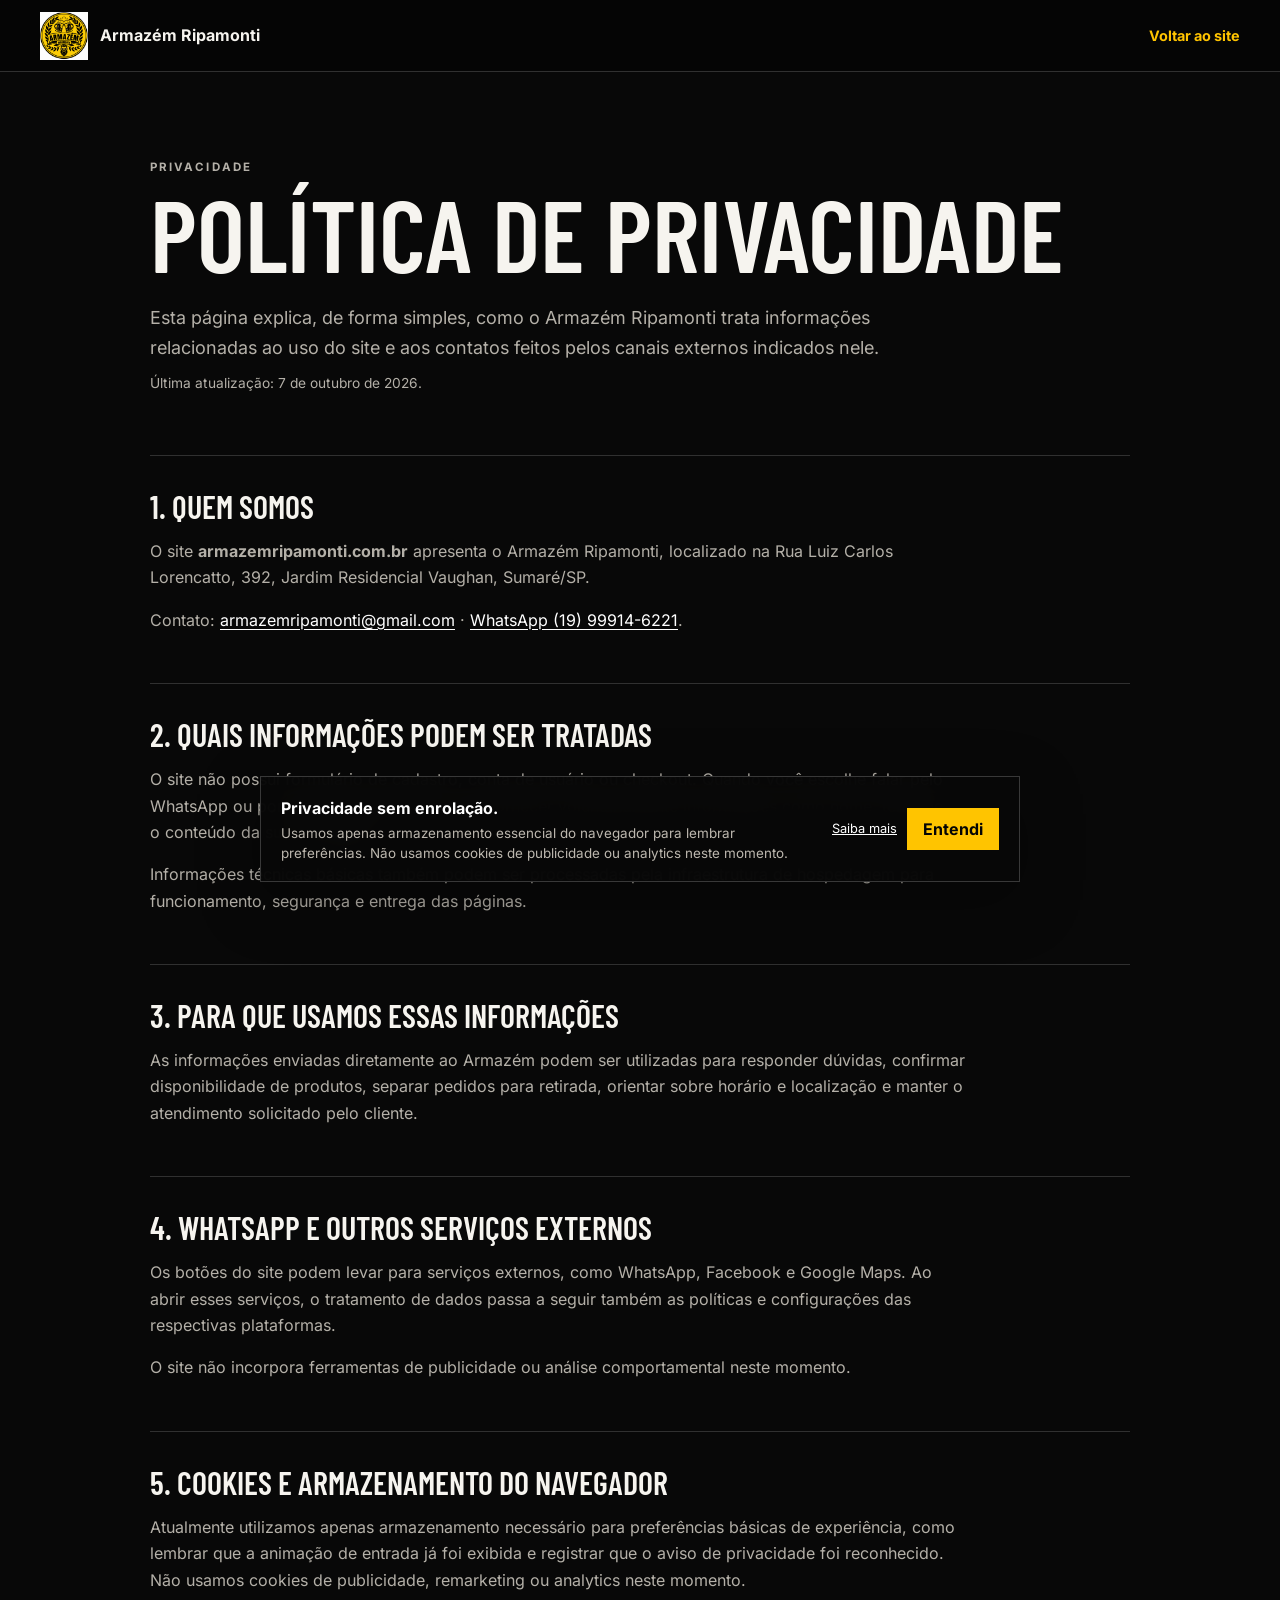
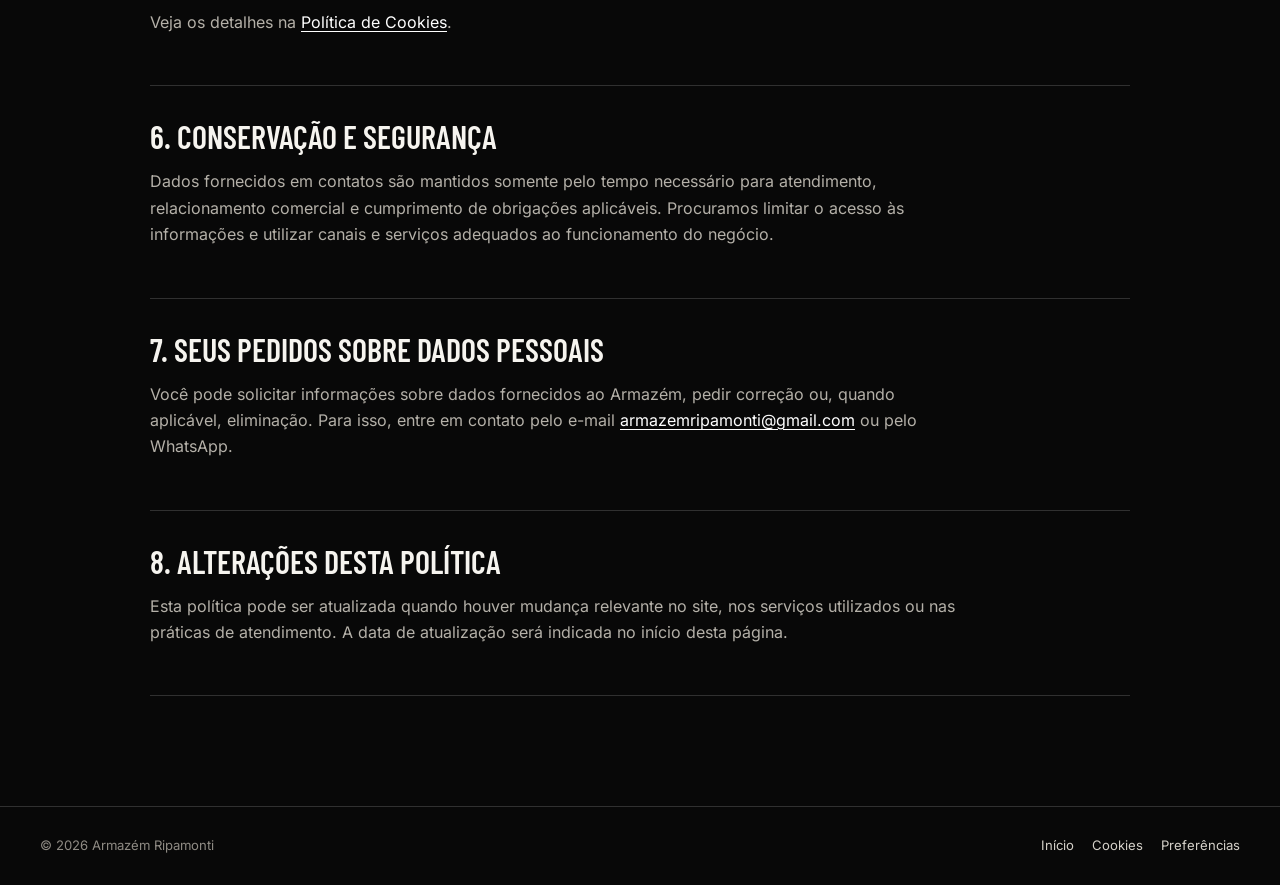
<file: privacidade.html>
<!doctype html>
<html lang="pt-BR">
<head>
  <meta charset="utf-8">
  <meta name="viewport" content="width=device-width, initial-scale=1">
  <meta name="theme-color" content="#080808">
  <meta name="robots" content="noindex,follow">
  <title>Política de Privacidade | Armazém Ripamonti</title>
  <meta name="description" content="Política de Privacidade do Armazém Ripamonti.">
  <link rel="canonical" href="https://armazemripamonti.com.br/privacidade.html">
  <link rel="icon" href="assets/img/logo-armazem-ripamonti-icone.png">
  <link rel="apple-touch-icon" href="assets/img/logo-armazem-ripamonti-icone.png">
  <link rel="stylesheet" href="assets/css/legal.css?v=20261007-1">
</head>
<body>
  <a class="skip-link" href="#conteudo">Pular para o conteúdo</a>
  <header class="legal-header">
    <a class="legal-brand" href="/" aria-label="Voltar ao Armazém Ripamonti">
      <img src="assets/img/logo-armazem-ripamonti-redondo.png" alt="Armazém Ripamonti" width="1254" height="1254">
      <span>Armazém Ripamonti</span>
    </a>
    <a class="legal-back" href="/">Voltar ao site</a>
  </header>

  <main class="legal-shell" id="conteudo">
    <p class="eyebrow">Privacidade</p>
    <h1>Política de Privacidade</h1>
    <p class="legal-lead">Esta página explica, de forma simples, como o Armazém Ripamonti trata informações relacionadas ao uso do site e aos contatos feitos pelos canais externos indicados nele.</p>
    <p class="legal-updated">Última atualização: 7 de outubro de 2026.</p>

    <section>
      <h2>1. Quem somos</h2>
      <p>O site <strong>armazemripamonti.com.br</strong> apresenta o Armazém Ripamonti, localizado na Rua Luiz Carlos Lorencatto, 392, Jardim Residencial Vaughan, Sumaré/SP.</p>
      <p>Contato: <a href="mailto:armazemripamonti@gmail.com">armazemripamonti@gmail.com</a> · <a href="https://wa.me/5519999146221" target="_blank" rel="noopener">WhatsApp (19) 99914-6221</a>.</p>
    </section>

    <section>
      <h2>2. Quais informações podem ser tratadas</h2>
      <p>O site não possui formulário de cadastro, conta de usuário ou checkout. Quando você escolhe falar pelo WhatsApp ou por outro canal externo, pode fornecer voluntariamente informações como nome, telefone e o conteúdo da sua mensagem.</p>
      <p>Informações técnicas básicas também podem ser processadas pela infraestrutura de hospedagem para funcionamento, segurança e entrega das páginas.</p>
    </section>

    <section>
      <h2>3. Para que usamos essas informações</h2>
      <p>As informações enviadas diretamente ao Armazém podem ser utilizadas para responder dúvidas, confirmar disponibilidade de produtos, separar pedidos para retirada, orientar sobre horário e localização e manter o atendimento solicitado pelo cliente.</p>
    </section>

    <section>
      <h2>4. WhatsApp e outros serviços externos</h2>
      <p>Os botões do site podem levar para serviços externos, como WhatsApp, Facebook e Google Maps. Ao abrir esses serviços, o tratamento de dados passa a seguir também as políticas e configurações das respectivas plataformas.</p>
      <p>O site não incorpora ferramentas de publicidade ou análise comportamental neste momento.</p>
    </section>

    <section>
      <h2>5. Cookies e armazenamento do navegador</h2>
      <p>Atualmente utilizamos apenas armazenamento necessário para preferências básicas de experiência, como lembrar que a animação de entrada já foi exibida e registrar que o aviso de privacidade foi reconhecido. Não usamos cookies de publicidade, remarketing ou analytics neste momento.</p>
      <p>Veja os detalhes na <a href="cookies.html">Política de Cookies</a>.</p>
    </section>

    <section>
      <h2>6. Conservação e segurança</h2>
      <p>Dados fornecidos em contatos são mantidos somente pelo tempo necessário para atendimento, relacionamento comercial e cumprimento de obrigações aplicáveis. Procuramos limitar o acesso às informações e utilizar canais e serviços adequados ao funcionamento do negócio.</p>
    </section>

    <section>
      <h2>7. Seus pedidos sobre dados pessoais</h2>
      <p>Você pode solicitar informações sobre dados fornecidos ao Armazém, pedir correção ou, quando aplicável, eliminação. Para isso, entre em contato pelo e-mail <a href="mailto:armazemripamonti@gmail.com">armazemripamonti@gmail.com</a> ou pelo WhatsApp.</p>
    </section>

    <section>
      <h2>8. Alterações desta política</h2>
      <p>Esta política pode ser atualizada quando houver mudança relevante no site, nos serviços utilizados ou nas práticas de atendimento. A data de atualização será indicada no início desta página.</p>
    </section>
  </main>

  <footer class="legal-footer">
    <span>© <span id="year"></span> Armazém Ripamonti</span>
    <nav aria-label="Links legais">
      <a href="/">Início</a>
      <a href="cookies.html">Cookies</a>
      <button type="button" data-privacy-open>Preferências</button>
    </nav>
  </footer>

  <aside class="privacy-banner" id="privacyBanner" role="dialog" aria-label="Aviso de privacidade e cookies" hidden>
    <div>
      <strong>Privacidade sem enrolação.</strong>
      <p>Usamos apenas armazenamento essencial do navegador para lembrar preferências. Não usamos cookies de publicidade ou analytics neste momento.</p>
    </div>
    <div class="privacy-actions">
      <a href="cookies.html">Saiba mais</a>
      <button type="button" data-privacy-accept>Entendi</button>
    </div>
  </aside>

  <script src="assets/js/consent.js?v=20261007-final-qa-1"></script>
  <script>document.getElementById('year').textContent=new Date().getFullYear();</script>
</body>
</html>
</file>
<file: assets/css/styles.css>
/* Original typefaces, hosted locally to avoid external stylesheet/font delays. */
@font-face{font-family:"Barlow Condensed";font-style:normal;font-weight:500;font-display:swap;src:url("../fonts/barlow-condensed-500-latin.woff2") format("woff2")}
@font-face{font-family:"Barlow Condensed";font-style:normal;font-weight:600;font-display:swap;src:url("../fonts/barlow-condensed-600-latin.woff2") format("woff2")}
@font-face{font-family:"Inter";font-style:normal;font-weight:400 700;font-display:swap;src:url("../fonts/inter-latin.woff2") format("woff2")}

:root{
  --black:#080808;
  --black-2:#101010;
  --graphite:#171717;
  --yellow:#ffc400;
  --gold:#d89b00;
  --cream:#f4ebdd;
  --muted:#aaa59b;
  --line:rgba(255,255,255,.11);
  --blue:#52c7ff;
  --red:#e32620;
  --max:1200px;
  --radius:28px;
}
*{box-sizing:border-box}
html{scroll-behavior:smooth;background:var(--black)}
body{
  margin:0;
  color:#fff;
  background:var(--black);
  font-family:"Inter",system-ui,-apple-system,BlinkMacSystemFont,"Segoe UI",sans-serif;
  overflow-x:hidden;
}
body.intro-active{overflow:hidden}
img{display:block;max-width:100%;height:auto}
a{color:inherit;text-decoration:none}
button{font:inherit}
::selection{background:var(--yellow);color:#000}

.scroll-progress{position:fixed;left:0;top:0;width:100%;height:3px;z-index:1000;background:transparent}
.scroll-progress span{display:block;width:0;height:100%;background:linear-gradient(90deg,var(--gold),var(--yellow));box-shadow:0 0 18px rgba(255,196,0,.65)}

.intro{
  position:fixed;inset:0;z-index:1200;background:#050505;
  display:grid;place-items:center;overflow:hidden;
  transition:opacity .7s ease,visibility .7s ease;
}
.intro.is-done{opacity:0;visibility:hidden;pointer-events:none}
.intro canvas{position:absolute;inset:0;width:100%;height:100%}
.intro-mark{position:relative;z-index:2;text-align:center;transform:scale(.84);opacity:0;animation:introMark 1.7s cubic-bezier(.2,.7,.2,1) .35s forwards}
.intro-mark img{width:min(330px,66vw);border-radius:50%;filter:drop-shadow(0 0 40px rgba(255,196,0,.2))}
.intro-mark p{margin:14px 0 0;letter-spacing:.32em;text-transform:uppercase;font-size:.72rem;color:rgba(255,255,255,.66)}
@keyframes introMark{to{opacity:1;transform:scale(1)}}

.site-header{
  position:fixed;top:14px;left:50%;transform:translateX(-50%);z-index:900;
  width:min(calc(100% - 28px),1240px);min-height:68px;
  display:flex;align-items:center;gap:24px;padding:8px 12px 8px 10px;
  border:1px solid rgba(255,255,255,.12);
  background:rgba(8,8,8,.72);
  backdrop-filter:blur(18px) saturate(140%);
  border-radius:999px;
  transition:.35s ease;
}
.site-header.scrolled{top:8px;background:rgba(8,8,8,.9);box-shadow:0 18px 50px rgba(0,0,0,.35)}
.brand{display:flex;align-items:center;gap:10px;font-weight:800;white-space:nowrap}
.brand img{width:50px;height:50px;object-fit:cover;border-radius:50%;border:1px solid rgba(255,196,0,.35)}
.brand span{font-size:.91rem}
.desktop-nav{margin-left:auto;display:flex;gap:24px;color:#d8d5ce;font-size:.88rem}
.desktop-nav a{transition:.2s ease}.desktop-nav a:hover{color:var(--yellow)}
.header-cta{padding:13px 18px;border-radius:999px;font-weight:800;font-size:.85rem}

.hero{
  position:relative;min-height:100svh;display:grid;align-items:end;
  padding:150px max(24px,calc((100vw - var(--max))/2)) 92px;
  overflow:hidden;
}
/* Exact official artwork follows the photo crop in a single scene. */
picture{display:block}
.offer-media>picture,.story-media>picture{width:100%;height:100%}
.hero-bg{position:absolute;inset:0;z-index:0;background:#080808;container-type:size;--scene-x:1;transform:scale(1.035)}
.hero-scene{position:absolute;width:max(100cqw,177.6833cqh);aspect-ratio:1672/941;left:calc((100cqw - max(100cqw,177.6833cqh))*var(--scene-x));top:calc(50% + 42px);transform:translateY(-50%)}
.scene-photo,.scene-photo img{width:100%;height:auto}
.scene-logo{position:absolute;pointer-events:none;filter:brightness(.91);transform-origin:center}
.scene-logo img{width:100%;height:100%;max-width:none;object-fit:fill;clip-path:ellipse(48.7% 48.2% at 49.9% 49.2%)}
.hero-scene .sign-logo{left:83.7%;top:6.05%;width:9.57%;height:19.1%;transform:rotate(-2deg)}
.hero-scene .counter-logo{left:69.55%;top:67.45%;width:6.8%;height:12.05%;mix-blend-mode:multiply;transform:skewY(1deg)}
.facade-scene{position:relative;width:100%;aspect-ratio:4/3}
.facade-scene>picture:not(.scene-logo),.facade-scene>picture:not(.scene-logo)>img{width:100%;height:auto}
.facade-scene .sign-logo{left:78.9%;top:12.55%;width:13.32%;height:17.8%}
.facade-scene .counter-logo{left:60.55%;top:63.4%;width:7.2%;height:9.6%;mix-blend-mode:multiply}
.hero .particle-canvas{z-index:2}
.hero-overlay{position:absolute;inset:0;z-index:1;background:
  linear-gradient(90deg,rgba(0,0,0,.94) 0%,rgba(0,0,0,.73) 38%,rgba(0,0,0,.28) 68%,rgba(0,0,0,.38) 100%),
  linear-gradient(0deg,#080808 0%,transparent 35%);
}
.hero-copy-short{font-size:clamp(1.06rem,1.55vw,1.28rem);font-weight:650;color:#f2eee6}
.particle-canvas{position:absolute;inset:0;width:100%;height:100%;pointer-events:none}
.hero-content{position:relative;z-index:4;max-width:750px}
.kicker{margin:0 0 14px;color:var(--yellow);text-transform:uppercase;letter-spacing:.18em;font-size:.75rem;font-weight:800}
.hero-logo{width:116px;height:116px;object-fit:cover;margin-bottom:18px;border-radius:22px;box-shadow:0 20px 55px rgba(0,0,0,.42)}
h1,h2,h3{font-family:"Bebas Neue",Impact,sans-serif;font-weight:400;letter-spacing:.015em}
.hero h1{font-size:clamp(4rem,7.1vw,7rem);line-height:.82;margin:0;text-transform:uppercase}
.hero h1 span{color:var(--yellow)}
.hero-copy{max-width:680px;margin:26px 0 0;color:#dedbd4;line-height:1.7;font-size:clamp(1rem,1.4vw,1.18rem)}
.hero-actions{display:flex;align-items:center;flex-wrap:wrap;gap:12px;margin-top:30px}
.btn{display:inline-flex;justify-content:center;align-items:center;gap:10px;min-height:52px;padding:0 20px;border-radius:14px;font-weight:800;transition:.25s ease;border:1px solid transparent}
.btn:hover{transform:translateY(-2px)}
.btn-primary{background:var(--yellow);color:#080808;box-shadow:0 14px 35px rgba(255,196,0,.16)}
.btn-icon{width:21px;height:21px;flex:0 0 21px}
.btn-whatsapp{display:inline-flex;align-items:center;justify-content:center;gap:10px;background:#25D366;color:#fff;border:1px solid rgba(255,255,255,.18);box-shadow:0 14px 35px rgba(37,211,102,.18)}
.btn-whatsapp:hover{background:#20bd5a;box-shadow:0 18px 42px rgba(37,211,102,.24)}
.btn-maps{display:inline-flex;align-items:center;justify-content:center;gap:10px;background:#fff;color:#111;border:1px solid rgba(255,255,255,.2);box-shadow:0 14px 35px rgba(0,0,0,.18)}
.btn-maps:hover{background:#f2f2f2}
.maps-icon{width:22px;height:22px}
.btn-ghost{border-color:rgba(255,255,255,.22);background:rgba(255,255,255,.04)}
.btn-light{background:#eefaff;color:#071015}
.btn-large{min-height:60px;padding:0 26px}
.text-link{padding:14px 8px;color:#ddd9d1;font-weight:700;font-size:.9rem}
.hero-card{
  position:absolute;z-index:5;right:max(24px,calc((100vw - var(--max))/2));bottom:92px;
  width:230px;padding:18px;border:1px solid rgba(255,255,255,.14);border-radius:20px;
  background:rgba(12,12,12,.76);backdrop-filter:blur(16px);
}
.hero-card p,.hero-card span{margin:0;color:#a9a69f;font-size:.75rem}.hero-card strong{display:block;margin:6px 0 4px;font-size:1.4rem;color:var(--yellow)}
.scroll-cue{position:absolute;z-index:5;left:50%;bottom:24px;width:32px;height:52px;border:1px solid rgba(255,255,255,.28);border-radius:999px}
.scroll-cue span{position:absolute;width:4px;height:8px;border-radius:4px;background:var(--yellow);left:50%;top:9px;transform:translateX(-50%);animation:scrollCue 1.6s ease infinite}
@keyframes scrollCue{50%{transform:translate(-50%,19px);opacity:.35}}

.section{scroll-margin-top:100px;position:relative;padding:120px max(24px,calc((100vw - var(--max))/2))}
.section-heading{max-width:760px;margin-bottom:44px}
.section-heading h2,.split-copy h2,.location-card h2,.final-cta h2{font-size:clamp(3.2rem,6vw,6.4rem);line-height:.9;margin:0;text-transform:uppercase}
.section-heading>p:last-child{color:#aaa69e;line-height:1.7;max-width:670px}

.offers{background:#0b0b0b}
.offer-grid{display:grid;grid-template-columns:repeat(3,1fr);gap:18px}
.offer-card{position:relative;min-height:530px;overflow:hidden;border-radius:var(--radius);border:1px solid var(--line);background:#121212;display:flex;flex-direction:column}
.offer-media{height:270px;overflow:hidden}.offer-media img{width:100%;height:100%;object-fit:cover;transition:transform .7s ease}
.offer-card:hover .offer-media img{transform:scale(1.045)}
.offer-hot .offer-media img{object-fit:contain;background:#15110d}
.offer-body{padding:24px;display:flex;flex-direction:column;flex:1}
.offer-body>span{font-size:.72rem;text-transform:uppercase;letter-spacing:.14em;font-weight:800;color:var(--yellow)}
.offer-body h3{font-size:2.4rem;line-height:.95;margin:10px 0}
.offer-body p{color:#aaa69e;line-height:1.6}
.offer-body a{margin-top:auto;padding-top:16px;font-weight:800;font-size:.88rem}
.offer-cold{box-shadow:inset 0 -2px 0 rgba(82,199,255,.35)}
.offer-hot{box-shadow:inset 0 -2px 0 rgba(255,139,40,.42)}
.offer-red{box-shadow:inset 0 -2px 0 rgba(227,38,32,.45)}
.offers-cta{margin-top:24px;padding:22px 24px;border-radius:18px;border:1px dashed rgba(255,196,0,.32);display:flex;align-items:center;justify-content:space-between;gap:20px;background:rgba(255,196,0,.035)}
.offers-cta p{margin:0;font-weight:700}

.cold-zone{overflow:hidden;background:radial-gradient(circle at 80% 50%,rgba(82,199,255,.16),transparent 38%),#071015}
.split-layout{display:grid;grid-template-columns:.9fr 1.1fr;gap:64px;align-items:center}
.split-copy h2 span{color:var(--blue)}
.split-copy>p:not(.kicker){color:#b8c4c9;line-height:1.75;max-width:540px;margin:22px 0 30px}
.split-media{position:relative;border-radius:32px;overflow:hidden;min-height:600px;border:1px solid rgba(143,224,255,.19)}
.split-media img{width:100%;height:100%;position:absolute;inset:0;object-fit:cover;object-position:50% 45%}
.temperature-badge{position:absolute;right:18px;bottom:18px;padding:17px 18px;border:1px solid rgba(255,255,255,.2);border-radius:18px;background:rgba(5,12,17,.75);backdrop-filter:blur(12px)}
.temperature-badge strong{display:block;color:var(--blue);font-size:1.45rem}.temperature-badge span{font-size:.74rem;color:#c9dbe3}

.categories{background:#0b0b0b}
.category-grid{display:grid;grid-template-columns:repeat(3,1fr);gap:1px;background:#2a2a2a;border:1px solid #2a2a2a;border-radius:28px;overflow:hidden}
.category-card{background:#0e0e0e;padding:34px;min-height:225px;transition:.3s ease}
.category-card:hover{background:#15130a}
.category-card>span{color:var(--yellow);font-family:"Bebas Neue";font-size:1.25rem}
.category-card h3{font-size:2.5rem;margin:22px 0 8px}.category-card p{color:#96928b;line-height:1.6;margin:0}

.duo{display:grid;grid-template-columns:1fr 1fr;gap:18px;background:#080808}
.duo-panel{position:relative;min-height:650px;border-radius:32px;overflow:hidden;border:1px solid var(--line)}
.duo-panel:after{content:"";position:absolute;inset:0;background:linear-gradient(0deg,rgba(0,0,0,.92),rgba(0,0,0,.06) 65%)}
.duo-panel img{width:100%;height:100%;object-fit:cover;object-position:50% 42%;position:absolute;inset:0}
.duo-panel>div{position:absolute;z-index:2;left:34px;bottom:32px}
.duo-panel h2{font-size:4rem;margin:0 0 12px}.duo-panel a{font-weight:800}
.ice-panel{box-shadow:inset 0 0 80px rgba(82,199,255,.08)}
.coal-panel{box-shadow:inset 0 0 80px rgba(255,151,37,.08)}

.story{display:grid;grid-template-columns:1.05fr .95fr;gap:70px;align-items:center;background:#f0e8db;color:#0e0e0e}
.story .kicker{color:#8c6500}
.story-media{height:700px;border-radius:32px;overflow:hidden}.story-media img{width:100%;height:100%;object-fit:cover}
blockquote{font-family:"Bebas Neue";font-size:clamp(3rem,5.2vw,5.8rem);line-height:.92;margin:0;text-transform:uppercase}
.story-copy>p:not(.kicker){color:#4f4a43;line-height:1.8;max-width:570px}
.story-signature{margin-top:28px;padding-top:18px;border-top:1px solid rgba(0,0,0,.14);display:flex;gap:10px;align-items:baseline}
.story-signature strong{font-size:1.08rem}.story-signature span{font-size:.82rem;color:#6a635a}

.location{background:#0a0a0a;display:grid;grid-template-columns:1.3fr .7fr;gap:22px;align-items:stretch}
.location-photo{min-height:670px;border-radius:32px;overflow:hidden;display:flex;align-items:center;background:#141414;border:1px solid var(--line)}.location-photo img{width:100%;height:auto;object-fit:contain}
.location-card{border-radius:32px;border:1px solid var(--line);background:linear-gradient(180deg,#141414,#0c0c0c);padding:38px;display:flex;flex-direction:column}
.location-card>picture>img{width:104px;border-radius:50%;margin-bottom:28px}
.location-card address{font-style:normal;color:#b8b4ad;line-height:1.75;margin:22px 0 30px}
.hours{display:grid;grid-template-columns:1fr auto;gap:12px;padding:20px 0;border-top:1px solid var(--line);border-bottom:1px solid var(--line)}
.hours span{color:#8f8b84}.hours strong{color:#fff}
.location-actions{display:grid;grid-template-columns:1fr;gap:10px;margin-top:auto;padding-top:26px}

.final-cta{text-align:center;overflow:hidden;background:#080808}
.final-cta>div:not(.final-orb){position:relative;z-index:2}
.final-cta img{width:150px;border-radius:50%;margin:0 auto 24px}
.final-cta h2 span{color:var(--yellow)}
.final-cta .btn{margin-top:26px}
.final-cta small{display:block;margin-top:16px;color:#77736d}
.final-orb{position:absolute;width:620px;height:620px;border-radius:50%;left:50%;top:50%;transform:translate(-50%,-50%);background:radial-gradient(circle,rgba(255,196,0,.14),transparent 64%);filter:blur(10px)}

footer{padding:34px max(24px,calc((100vw - var(--max))/2));border-top:1px solid var(--line);background:#060606;color:#817d76;font-size:.78rem;display:grid;grid-template-columns:1fr 1fr 1fr;align-items:center;gap:20px}
footer div{display:flex;gap:12px}footer strong{color:#dedbd4}footer p{text-align:center;margin:0}footer>a{text-align:right;color:#a7a39c}

.whatsapp-fab,.back-top{position:fixed;z-index:800;right:20px;width:52px;height:52px;border-radius:50%;display:grid;place-items:center;font-weight:900}
.whatsapp-fab{bottom:20px;background:#25D366;color:#fff;box-shadow:0 18px 45px rgba(0,0,0,.35),0 0 0 1px rgba(255,255,255,.08)}
.whatsapp-fab .btn-icon{width:27px;height:27px}
.back-top{bottom:82px;border:1px solid rgba(255,255,255,.14);background:rgba(10,10,10,.84);color:#fff;opacity:0;transform:translateY(10px);pointer-events:none;transition:.25s ease}
.back-top.visible{opacity:1;transform:none;pointer-events:auto}

.js .reveal{opacity:0;transform:translateY(34px);transition:opacity .8s ease,transform .8s cubic-bezier(.2,.75,.25,1)}
.js .reveal.is-visible{opacity:1;transform:none}

@media (max-width:980px){
  .desktop-nav{display:none}
  .brand span{display:none}
  .header-cta{margin-left:auto}
  .hero-card{position:relative;right:auto;bottom:auto;display:block;margin-top:24px;width:230px}
  .offer-grid{grid-template-columns:1fr}
  .offer-card{min-height:unset;display:grid;grid-template-columns:.9fr 1.1fr}
  .offer-media{height:100%;min-height:310px}
  .split-layout,.story,.location{grid-template-columns:1fr}
  .split-media,.story-media,.location-photo{min-height:560px;height:560px}
  .category-grid{grid-template-columns:1fr 1fr}
  .duo{grid-template-columns:1fr}
  footer{grid-template-columns:1fr;text-align:left}footer p,footer>a{text-align:left}
}
@media (max-width:680px){
  .site-header{min-height:58px;padding:6px 8px;top:8px;width:calc(100% - 16px)}
  .brand img{width:44px;height:44px}.header-cta{padding:11px 13px;font-size:.76rem}
  .hero{padding:120px 18px 70px;min-height:94svh}
  /* Full facade and sign remain inside the narrow first viewport. */
  .hero-scene{width:100cqw;left:0;top:70px;transform:none}
  .hero-bg:after{content:"";position:absolute;inset:0;background:linear-gradient(0deg,#080808 0%,transparent 70%);pointer-events:none}
  .coal-panel img{height:calc(100% - 24px);top:12px;object-position:62% 42%}
  .hero-overlay{background:linear-gradient(0deg,#080808 0%,rgba(0,0,0,.56) 55%,rgba(0,0,0,.26) 100%)}
  .hero-logo{width:86px;height:86px}.hero h1{font-size:clamp(3rem,14.8vw,5.3rem);line-height:.86}
  .hero-copy{font-size:.96rem}.hero-actions{align-items:stretch}.hero-actions .btn{width:100%}.text-link{width:100%;text-align:center}
  .scroll-cue{display:none}
  .section{padding:82px 18px}
  .offer-card{display:flex}.offer-media{height:260px;min-height:0}
  .offers-cta{align-items:stretch;flex-direction:column}.offers-cta .btn{width:100%}
  .split-layout{gap:36px}.split-media{min-height:460px;height:460px}
  .category-grid{grid-template-columns:1fr}.category-card{min-height:190px;padding:28px}
  .duo{padding-top:18px;padding-bottom:18px}.duo-panel{min-height:520px}
  .story{gap:40px}.story-media{min-height:480px;height:480px}
  .location-photo{min-height:430px;height:430px}.location-card{padding:26px}
  footer{padding-bottom:96px}
}
@media (prefers-reduced-motion:reduce){
  html{scroll-behavior:auto}
  *,*:before,*:after{animation-duration:.001ms!important;animation-iteration-count:1!important;transition-duration:.001ms!important}
  .particle-canvas,.intro canvas{display:none}
}

html:not(.js) .intro{display:none}
a:focus-visible,button:focus-visible{outline:3px solid var(--yellow);outline-offset:5px}


/* === OT DESIGN LOCK V2: LAMBORGHINI x NETFLIX x POSTNEW === */
:root{
  --ot-black:#000;
  --ot-canvas:#0a0a0a;
  --ot-carbon:#1a1a1a;
  --ot-surface:#242424;
  --ot-marble:#f5f5f2;
  --ot-white:#fafafa;
  --ot-muted:#a7a7a2;
  --ot-line:rgba(255,255,255,.14);
  --yellow:#ffc400;
  --gold:#a77a00;
  --max:1440px;
  --radius:0px;
}

body{
  background:var(--ot-black);
  color:var(--ot-white);
}

h1,h2,h3,blockquote{
  font-family:"Barlow Condensed","Bebas Neue",Impact,sans-serif;
  font-weight:600;
  letter-spacing:.023em;
  overflow-wrap:anywhere;
}

.scroll-progress{height:2px;background:rgba(255,255,255,.06)}
.scroll-progress span{width:100%;transform:scaleX(0);transform-origin:left;background:var(--yellow);box-shadow:none}

.scene-rail{
  position:fixed;
  z-index:880;
  left:8px;
  top:50%;
  transform:translateY(-50%);
  display:grid;
  gap:0;
}
.scene-rail a{
  width:24px;
  height:24px;
  display:grid;
  place-items:center;
}
.scene-rail a span{
  width:4px;
  height:4px;
  border-radius:50%;
  background:#888;
  transition:transform .25s ease,background .25s ease;
}
.scene-rail a.active span{
  background:var(--yellow);
  transform:scale(1.65);
  outline:1px solid #1a1a1a;
}
.scene-rail a:focus-visible{outline-color:#888}

.site-header{
  top:0;
  width:100%;
  min-height:64px;
  padding:7px max(24px,calc((100vw - var(--max))/2));
  border:0;
  border-bottom:1px solid rgba(255,255,255,.09);
  border-radius:0;
  background:rgba(0,0,0,.72);
  backdrop-filter:blur(16px) saturate(120%);
}
.site-header.scrolled{
  top:0;
  min-height:58px;
  background:rgba(0,0,0,.92);
  box-shadow:none;
}
.brand img{
  width:46px;
  height:46px;
  border:0;
}
.brand span{
  font-size:.78rem;
  letter-spacing:.08em;
  text-transform:uppercase;
}
.desktop-nav{
  margin-left:auto;
  gap:30px;
  font-size:.72rem;
  text-transform:uppercase;
  letter-spacing:.12em;
}
.header-cta{
  border-radius:2px;
  min-height:40px;
  padding:0 14px;
  text-transform:uppercase;
  letter-spacing:.05em;
}

.hero{
  grid-template-columns:minmax(0,1fr);
  min-height:100svh;
  padding:150px max(38px,calc((100vw - var(--max))/2)) 72px;
  align-items:end;
}
.hero-overlay{
  background:
    linear-gradient(90deg,rgba(0,0,0,.93) 0%,rgba(0,0,0,.72) 34%,rgba(0,0,0,.18) 72%,rgba(0,0,0,.32) 100%),
    linear-gradient(0deg,#000 0%,rgba(0,0,0,.08) 38%);
}
.hero-content{max-width:880px}
.kicker{
  margin-bottom:16px;
  color:var(--yellow);
  font-size:.7rem;
  letter-spacing:.2em;
}
.hero-logo{
  width:98px;
  height:98px;
  margin-bottom:20px;
  border-radius:0;
  box-shadow:none;
}
.hero h1{
  max-width:950px;
  margin:0;
  font-size:clamp(5.1rem,8.3vw,7.5rem);
  line-height:.83;
  letter-spacing:.018em;
}
.hero h1 span{color:var(--yellow)}
.hero-copy{
  max-width:560px;
  margin-top:24px;
  color:#e5e3dc;
  font-size:clamp(1rem,1.2vw,1.12rem);
  line-height:1.55;
}
.hero-copy-short{
  font-weight:500;
  letter-spacing:-.015em;
}
.hero-actions{
  margin-top:28px;
  gap:8px;
}
.btn{
  min-height:50px;
  border-radius:2px;
  padding:0 18px;
  text-transform:uppercase;
  letter-spacing:.045em;
  font-size:.76rem;
  box-shadow:none!important;
}
.btn:hover{transform:none;filter:brightness(1.06)}
.btn-primary{
  background:var(--yellow);
  color:#050505;
}
.btn-ghost{
  background:transparent;
  border:1px solid rgba(255,255,255,.32);
}
.btn-maps{
  background:var(--ot-white);
  color:#0a0a0a;
  border:0;
}
.btn-whatsapp{
  background:#25D366;
  color:#050505;
  border:0;
  box-shadow:none;
}
.btn-whatsapp:hover{box-shadow:none}
.hero-card{
  right:max(38px,calc((100vw - var(--max))/2));
  bottom:72px;
  width:218px;
  padding:16px 18px;
  border:0;
  border-left:3px solid var(--yellow);
  border-radius:0;
  background:rgba(0,0,0,.66);
  backdrop-filter:blur(12px);
}
.hero-card strong{color:#fff}
.scroll-cue{
  bottom:18px;
  width:22px;
  height:42px;
  border-radius:0;
  border-color:rgba(255,255,255,.2);
}
.scroll-cue span{border-radius:0}

.section{
  scroll-margin-top:64px;
  padding:112px max(38px,calc((100vw - var(--max))/2));
}
.section-heading{
  max-width:none;
  display:grid;
  grid-template-columns:minmax(0,1fr) minmax(260px,.5fr);
  align-items:end;
  gap:16px 48px;
  margin-bottom:48px;
}
.section-heading>.kicker{grid-column:1;margin:0}
.section-heading>h2{grid-column:1}
.section-heading h2,.split-copy h2,.location-card h2,.final-cta h2{
  font-size:clamp(4rem,6.2vw,6rem);
  line-height:.9;
  letter-spacing:.018em;
}
.section-heading>p:last-child{
  grid-column:2;
  grid-row:1 / span 2;
  justify-self:end;
  max-width:440px;
  color:#69665f;
  line-height:1.55;
  margin:0;
}

/* Lamborghini-like light editorial band */
.offers{
  background:var(--ot-marble);
  color:#161616;
}
.offers .kicker{color:#6f5600}
.offer-grid{
  grid-template-columns:repeat(3,1fr);
  gap:24px;
}
.offer-card{
  min-height:0;
  border:0;
  border-radius:0;
  background:transparent;
  overflow:visible;
}
.offer-media{
  height:auto;
  aspect-ratio:4/3;
  overflow:hidden;
}
.offer-media img{
  width:100%;
  height:100%;
  object-fit:cover;
  transition:transform .55s cubic-bezier(.2,.7,.2,1);
}
.offer-card:hover .offer-media img{transform:scale(1.025)}
.offer-hot .offer-media img{object-fit:cover;background:transparent}
.offer-body{
  padding:18px 0 0;
}
.offer-body>span{
  color:#6f5600;
  font-size:.66rem;
  letter-spacing:.18em;
}
.offer-body h3{
  margin:8px 0 6px;
  color:#161616;
  font-size:2.25rem;
}
.offer-body p{
  max-width:34ch;
  color:#5d5a54;
  line-height:1.55;
}
.offer-body a{
  color:#161616;
  font-size:.76rem;
  text-transform:uppercase;
  letter-spacing:.04em;
}
.offer-cold,.offer-hot,.offer-red{box-shadow:none}
.offers-cta{
  margin-top:52px;
  padding:28px 0 0;
  border:0;
  border-top:1px solid rgba(0,0,0,.18);
  border-radius:0;
  background:transparent;
}
.offers-cta p{font-size:1rem}

/* Cinematic scene */
.cold-zone{
  min-height:92svh;
  display:grid;
  align-items:center;
  overflow:hidden;
  background:#000;
}
.cold-zone .kicker{color:var(--yellow)}
.split-layout{
  grid-template-columns:.72fr 1.28fr;
  gap:64px;
}
.split-copy>p:not(.kicker){
  color:#b8b8b3;
  line-height:1.6;
}
.split-media{
  min-height:680px;
  border:0;
  border-radius:0;
}
.temperature-badge{
  right:0;
  bottom:0;
  padding:14px 16px;
  border:0;
  border-radius:0;
  background:#000;
}
.temperature-badge strong{color:var(--yellow)}

/* Structural catalogue */
.categories{
  background:var(--ot-carbon);
}
.category-grid{
  gap:0;
  border:1px solid rgba(255,255,255,.14);
  border-radius:0;
  background:transparent;
}
.category-card{
  min-height:220px;
  padding:30px;
  border-right:1px solid rgba(255,255,255,.12);
  border-bottom:1px solid rgba(255,255,255,.12);
  background:transparent;
}
.category-card:hover{background:#202020}
.category-card>span{color:var(--yellow)}
.category-card h3{margin:28px 0 8px}
.category-card p{color:#969690}

/* Two gallery vitrines */
.duo{
  padding:0;
  gap:1px;
  background:#000;
}
.duo-panel{
  min-height:78svh;
  border:0;
  border-radius:0;
}
.duo-panel:after{
  background:linear-gradient(0deg,rgba(0,0,0,.88),rgba(0,0,0,.04) 62%);
}
.duo-panel>div{
  left:clamp(24px,4vw,64px);
  bottom:clamp(28px,5vw,64px);
}
.duo-panel h2{
  font-size:clamp(4.5rem,7vw,7rem);
  line-height:.86;
}
.ice-panel,.coal-panel{box-shadow:none}

/* Human editorial pause */
.story{
  grid-template-columns:1.05fr .95fr;
  gap:0;
  padding:0;
  background:var(--ot-marble);
  color:#111;
}
.story-media{
  height:82svh;
  min-height:620px;
  border-radius:0;
}
.story-copy{
  padding:clamp(48px,7vw,112px);
}
.story .kicker{color:#6f5600}
blockquote{
  font-size:clamp(3.7rem,5.6vw,6rem);
  line-height:.9;
  letter-spacing:.01em;
}
.story-copy>p:not(.kicker){
  max-width:520px;
  color:#4d4a44;
  line-height:1.65;
}
.story-signature{border-top-color:rgba(0,0,0,.18)}

/* Location as split spread */
.location{
  padding:0;
  gap:0;
  grid-template-columns:1.35fr .65fr;
  background:#000;
}
.location-photo{
  min-height:78svh;
  border:0;
  border-radius:0;
  background:#111;
}
.location-card{
  min-height:78svh;
  padding:clamp(38px,5vw,72px);
  border:0;
  border-radius:0;
  background:#111;
}
.location-card>picture>img{
  width:88px;
  border-radius:0;
}
.hours{
  border-color:rgba(255,255,255,.16);
}

/* Final theater */
.final-cta{
  min-height:72svh;
  display:grid;
  place-items:center;
  background:#000;
}
.final-cta img{
  width:118px;
  border-radius:0;
}
.final-orb{
  width:700px;
  height:700px;
  background:radial-gradient(circle,rgba(255,196,0,.08),transparent 66%);
}
.final-cta small{color:#777}

footer{
  padding:28px max(38px,calc((100vw - var(--max))/2));
  border-top:1px solid rgba(255,255,255,.12);
  background:#000;
}

/* Keep functional floating WhatsApp round, everything else hard-edged */
.whatsapp-fab{
  border-radius:50%;
  box-shadow:none;
  color:#050505;
}
.back-top{
  border-radius:0;
  box-shadow:none;
}

/* Motion becomes atmosphere, not decoration */
.js .reveal{
  transform:translateY(22px);
  transition:opacity .72s ease,transform .72s cubic-bezier(.2,.75,.25,1);
}

/* Keep grid items inside their tracks, including when a font is unavailable. */
.hero-content,.section-heading>*,.split-copy,.story-copy,.location-card,.final-cta>div{min-width:0}
.category-card>span{font-family:"Barlow Condensed",Impact,sans-serif}
.offer-body a,.duo-panel a{display:inline-flex;align-items:center;min-height:44px}
.desktop-nav a{display:inline-flex;align-items:center;min-height:44px}
.header-cta{min-height:44px}
.btn span{min-width:0}
.back-top:disabled{visibility:hidden}
.intro{pointer-events:none}
.intro-mark img{filter:none}
.offers a:focus-visible,.story a:focus-visible{outline-color:#111}
.skip-link{position:fixed;z-index:1300;top:8px;left:8px;padding:12px 18px;background:var(--yellow);color:#050505;transform:translateY(-160%)}
.skip-link:focus{transform:none}
main:focus{outline:none}
#inicio{scroll-margin-top:64px}
.whatsapp-fab{bottom:calc(20px + env(safe-area-inset-bottom,0px));right:calc(20px + env(safe-area-inset-right,0px))}
.back-top{bottom:calc(82px + env(safe-area-inset-bottom,0px));right:calc(20px + env(safe-area-inset-right,0px))}

@media (min-width:1101px) and (max-width:1516px){
  .site-header,footer,.section:not(.duo):not(.story):not(.location){padding-left:48px;padding-right:48px}
  .hero{padding-left:48px;padding-right:48px}
}

@media (min-width:1101px) and (max-height:820px){
  .hero h1{font-size:clamp(4.8rem,7.3vw,6.4rem)}
}

@media (max-width:1100px){
  .scene-rail{display:none}
  .section-heading{grid-template-columns:1fr}
  .section-heading>p:last-child{justify-self:start}
  .section-heading>.kicker,.section-heading>h2,.section-heading>p:last-child{grid-column:1;grid-row:auto}
  .split-layout{grid-template-columns:1fr}
  .split-media{min-height:620px}
  .story,.location{grid-template-columns:1fr}
  .story-media,.location-photo{height:62svh;min-height:520px}
  .location-card{min-height:auto}
}

@media (min-width:761px) and (max-width:980px){
  .offer-card{display:flex}
  .offer-media{height:auto;min-height:0}
  .hero-card{right:auto;bottom:auto}
}

@media (max-width:760px){
  .site-header{
    min-height:58px;
    padding:6px 10px;
  }
  .brand img{width:44px;height:44px}
  .header-cta{
    min-height:42px;
    padding:0 12px;
  }
  .hero{
    min-height:100svh;
    padding:114px 18px 54px;
  }
  .hero-content{max-width:none}
  .hero-logo{
    width:78px;
    height:78px;
    margin-bottom:14px;
  }
  .hero h1{
    font-size:clamp(3.8rem,18vw,5.7rem);
    line-height:.84;
    overflow-wrap:anywhere;
  }
  .hero-copy{margin-top:18px}
  .hero-actions{
    display:grid;
    grid-template-columns:1fr;
    gap:7px;
    margin-top:22px;
  }
  .hero-actions .btn{width:100%}
  .hero-card{
    right:auto;
    bottom:auto;
    width:auto;
    max-width:220px;
    margin-top:18px;
  }
  .section{
    padding:76px 18px;
  }
  .duo,.story,.location{padding:0}
  .section-heading{gap:18px;margin-bottom:32px}
  .section-heading h2,.split-copy h2,.location-card h2,.final-cta h2{
    font-size:clamp(3.2rem,15vw,4.8rem);
  }
  .offer-grid{grid-template-columns:1fr;gap:44px}
  .offer-card{display:block}
  .offer-media{aspect-ratio:4/3;min-height:0;height:auto}
  .offers-cta{margin-top:42px;align-items:stretch;flex-direction:column}
  .split-layout{gap:34px}
  .split-media{min-height:58svh;height:auto}
  .category-grid{grid-template-columns:1fr}
  .category-card{min-height:170px}
  .duo{grid-template-columns:1fr}
  .duo-panel{min-height:68svh}
  .story{gap:0}
  .story-media{height:58svh;min-height:440px}
  .story-copy{padding:58px 18px}
  blockquote{font-size:clamp(3rem,13vw,4.6rem);overflow-wrap:anywhere}
  .location-photo{height:auto;min-height:0}
  .location-card{padding:58px 18px}
  .final-cta{min-height:70svh}
  .final-cta .btn{max-width:100%;padding:10px 16px}
  .btn{white-space:normal;text-align:center;padding:10px 16px}
  footer{padding:28px 18px 100px}
}

@media (prefers-reduced-motion:reduce){
  .js .reveal{opacity:1;transform:none}
  .hero-bg{transform:none}
  .offer-card:hover .offer-media img{transform:none}
}

/* Real charcoal photography: intact packaging, separate media and copy. */
.offer-hot .coal-products{
  display:grid;
  grid-template-columns:repeat(2,minmax(0,1fr));
  gap:1px;
  background:#f7f7f4;
}
.offer-hot .coal-products>picture{
  min-width:0;
  overflow:hidden;
}
.offer-hot .offer-media img{
  object-fit:contain;
  object-position:center;
  background:#f7f7f4;
}
.offer-hot:hover .offer-media img{transform:none}
.coal-panel{
  display:flex;
  flex-direction:column;
  background:#f7f7f4;
}
.coal-panel>picture{
  position:relative;
  flex:1;
  min-height:clamp(280px,25vw,500px);
}
.coal-panel img{
  inset:0;
  width:100%;
  height:100%;
  object-fit:contain;
  object-position:center;
  background:#f7f7f4;
}
.coal-panel:after{content:none}
.coal-panel>.coal-copy{
  position:static;
  padding:32px clamp(24px,4vw,64px);
  background:#080808;
}
.coal-panel h2{
  font-size:clamp(3.5rem,7vw,7rem);
  line-height:1;
}
.coal-panel a{
  display:inline-flex;
  align-items:center;
  min-height:44px;
}
@media (max-width:760px){
  .coal-panel{min-height:0}
  .coal-panel>picture{flex:none;min-height:0;aspect-ratio:5/4}
  .coal-panel>.coal-copy{padding:28px 24px}
  .coal-panel h2{font-size:clamp(3.5rem,14vw,4.5rem)}
}

/* === PRIVACY, LEGAL LINKS AND ESSENTIAL STORAGE NOTICE === */
.footer-links{
  display:flex;
  justify-content:flex-end;
  align-items:center;
  gap:14px;
  flex-wrap:wrap;
  text-align:right;
}
.footer-links a,.footer-links button{
  padding:0;
  border:0;
  background:none;
  color:#b9b5ad;
  font:inherit;
  cursor:pointer;
  text-decoration:none;
}
.footer-links a:hover,.footer-links button:hover{color:#fff}
.privacy-banner{
  position:fixed;
  z-index:1200;
  left:50%;
  bottom:calc(18px + env(safe-area-inset-bottom,0px));
  width:min(760px,calc(100% - 28px));
  transform:translateX(-50%);
  display:flex;
  align-items:center;
  gap:24px;
  padding:18px 20px;
  border:1px solid rgba(255,255,255,.18);
  background:rgba(8,8,8,.96);
  box-shadow:0 18px 60px rgba(0,0,0,.34);
  backdrop-filter:blur(16px);
}
.privacy-banner[hidden]{display:none}
.privacy-banner strong{display:block;margin-bottom:3px;color:#fff}
.privacy-banner p{margin:0;color:#bdb8af;font-size:.84rem;line-height:1.45}
.privacy-actions{
  margin-left:auto;
  display:flex;
  align-items:center;
  gap:10px;
  flex:0 0 auto;
}
.privacy-actions a{color:#fff;font-size:.8rem;text-underline-offset:3px}
.privacy-actions button{
  min-height:42px;
  padding:0 16px;
  border:0;
  border-radius:0;
  background:var(--yellow);
  color:#050505;
  font-weight:900;
  cursor:pointer;
}
@media(max-width:760px){
  .footer-links{justify-content:flex-start;text-align:left}
  .privacy-banner{align-items:stretch;flex-direction:column;gap:14px;bottom:calc(84px + env(safe-area-inset-bottom,0px))}
  body:has(.back-top.visible) .privacy-banner{bottom:calc(146px + env(safe-area-inset-bottom,0px))}
  .privacy-actions{width:100%;margin-left:0}
  .privacy-actions button{margin-left:auto}
}

/* === FACEBOOK CTA === */
.btn-facebook{
  background:#166FE5;
  color:#fff;
  border:0;
}
.btn-facebook:hover{
  background:#166FE5;
  color:#fff;
}
.btn-facebook .facebook-icon{
  width:21px;
  height:21px;
  flex:0 0 21px;
}

/* === OT FOOTER SIGNATURE STANDARD V1 === */
.site-footer{
  display:block;
  padding:0;
  border-top:1px solid var(--line);
  background:#060606;
  color:#817d76;
  font-size:.78rem;
}
.footer-main{
  display:grid;
  grid-template-columns:1fr 1.25fr 1fr;
  align-items:center;
  gap:24px;
  padding:28px max(96px,calc((100vw - var(--max))/2));
}
.footer-brand{
  display:flex;
  align-items:center;
  gap:12px;
}
.footer-brand strong{color:#dedbd4}
.footer-address{
  margin:0;
  text-align:center;
  line-height:1.45;
}
.footer-links{
  display:flex;
  justify-content:flex-end;
  align-items:center;
  gap:14px;
  flex-wrap:wrap;
  text-align:right;
}
.footer-links a,.footer-links button{
  padding:0;
  border:0;
  background:none;
  color:#b9b5ad;
  font:inherit;
  cursor:pointer;
  text-decoration:none;
  transition:color .2s ease;
}
.footer-links a:hover,.footer-links button:hover,
.footer-links a:focus-visible,.footer-links button:focus-visible{
  color:#fff;
}
.footer-credit{
  display:flex;
  justify-content:center;
  align-items:center;
  padding:14px max(96px,calc((100vw - var(--max))/2));
  border-top:1px solid rgba(255,255,255,.08);
  background:#040404;
}
.ot-credit{
  display:inline-flex;
  align-items:center;
  justify-content:center;
  gap:6px;
  min-height:32px;
  color:#a7a39c;
  text-decoration:none;
  letter-spacing:.01em;
  transition:color .2s ease;
}
.ot-credit strong{
  color:#f2eee6;
  font-weight:800;
}
.ot-credit-arrow{
  color:var(--yellow);
  transform:translateY(-1px);
}
.ot-credit:hover,.ot-credit:focus-visible{color:#fff}
.ot-credit:hover strong,.ot-credit:focus-visible strong{color:var(--yellow)}

@media (max-width:980px){
  .footer-main{
    grid-template-columns:1fr;
    align-items:start;
    padding:28px 24px;
  }
  .footer-address{text-align:left}
  .footer-links{justify-content:flex-start;text-align:left}
  .footer-credit{
    justify-content:flex-start;
    padding:15px 96px 15px 24px;
  }
}
@media (max-width:760px){
  .site-footer{padding-bottom:84px}
  .footer-main{padding:26px 18px 20px}
  .footer-credit{padding:14px 90px 14px 18px}
  .ot-credit{justify-content:flex-start;flex-wrap:wrap}
}

/* === CHARCOAL PREMIUM BACKGROUND V1 === */
.offer-hot .coal-products{
  background:#0a0806;
}
.offer-hot .coal-products>picture{
  background:#0a0806;
}
.offer-hot .offer-media img{
  width:100%;
  height:100%;
  object-fit:cover;
  object-position:center;
  background:#0a0806;
}
.coal-panel{
  background:#080706;
}
.coal-panel>picture{
  background:#080706;
}
.coal-panel img{
  width:100%;
  height:100%;
  object-fit:cover;
  object-position:center;
  background:#080706;
}

/* Slow photographic motion. Individual transforms preserve the scene alignment
   and the existing scroll/reveal transforms; interface artwork is not targeted. */
.photo-motion{
  --photo-duration:16s;
  --photo-scale-from:1.03;
  --photo-scale-to:1.05;
  --photo-x-from:-.3%;
  --photo-x-to:.3%;
  --photo-y-from:0%;
  --photo-y-to:-.2%;
  animation:photo-drift var(--photo-duration) ease-in-out infinite alternate;
  animation-play-state:paused;
  transform-origin:center;
  will-change:auto;
}
.photo-motion.is-photo-moving{
  animation-play-state:running;
  will-change:scale,translate;
}
.photo-motion[data-photo-motion="warm"]{
  --photo-duration:18s;
  --photo-scale-from:1.025;
  --photo-scale-to:1.045;
  --photo-x-from:0%;
  --photo-x-to:0%;
  --photo-y-from:.15%;
  --photo-y-to:-.15%;
}
.photo-motion[data-photo-motion="editorial"]{
  --photo-duration:17s;
  --photo-x-from:.25%;
  --photo-x-to:-.25%;
  --photo-y-to:.15%;
  animation-delay:-5s;
}
.split-media .photo-motion{--photo-duration:18s;animation-delay:-4s}
.ice-panel .photo-motion{--photo-duration:17s;animation-delay:-7s}
.coal-panel .photo-motion{--photo-scale-from:1.015;--photo-scale-to:1.03}
.photo-motion[data-photo-motion="hero"]{
  --photo-duration:20s;
  --photo-scale-from:1.015;
  --photo-scale-to:1.025;
  --photo-x-from:0%;
  --photo-x-to:-.15%;
  --photo-y-to:-.1%;
  transform-origin:85% 25%;
}
.photo-motion[data-photo-motion="facade"]{
  --photo-duration:19s;
  --photo-scale-from:1.02;
  --photo-scale-to:1.035;
  --photo-x-from:0%;
  --photo-x-to:-.2%;
  --photo-y-to:0%;
  transform-origin:80% 30%;
}
.offer-card .photo-motion,.offer-card:hover .photo-motion{
  transform:none;
  transition:none;
}
.coal-panel>picture{overflow:hidden}
@media(min-width:761px){
  .coal-panel>picture{min-height:clamp(280px,29vw,560px)}
}
@keyframes photo-drift{
  from{scale:var(--photo-scale-from);translate:var(--photo-x-from) var(--photo-y-from)}
  to{scale:var(--photo-scale-to);translate:var(--photo-x-to) var(--photo-y-to)}
}
@media(max-width:760px){
  .photo-motion{--photo-scale-from:1.02;--photo-scale-to:1.035;--photo-x-from:-.15%;--photo-x-to:.15%}
  .photo-motion[data-photo-motion="warm"]{--photo-scale-from:1.015;--photo-scale-to:1.03}
  .photo-motion[data-photo-motion="hero"]{--photo-scale-from:1.01;--photo-scale-to:1.02}
  .photo-motion[data-photo-motion="facade"]{--photo-scale-from:1.015;--photo-scale-to:1.025}
}
@media(prefers-reduced-motion:reduce){
  .photo-motion,.photo-motion.is-photo-moving{
    animation:none;
    scale:none;
    translate:none;
    will-change:auto;
  }
}

/* === DUO PANEL SEPARATION FIX V1 === */
.duo{
  gap:18px;
  padding:18px;
  background:#000;
}
.duo-panel{
  outline:1px solid rgba(255,255,255,.08);
  outline-offset:0;
}
@media(max-width:760px){
  .duo{
    gap:12px;
    padding:12px;
  }
}

/* === CHARCOAL OFFER IMAGE GAP FIX V1 === */
.offer-hot .coal-products{
  gap:10px;
  padding:0;
  background:var(--ot-marble);
}
.offer-hot .coal-products>picture{
  background:#0a0806;
  overflow:hidden;
}
@media(max-width:760px){
  .offer-hot .coal-products{
    gap:8px;
  }
}
</file>
<file: assets/css/legal.css>
@font-face{font-family:"Barlow Condensed";font-style:normal;font-weight:600;font-display:swap;src:url("../fonts/barlow-condensed-600-latin.woff2") format("woff2")}
@font-face{font-family:"Inter";font-style:normal;font-weight:400 700;font-display:swap;src:url("../fonts/inter-latin.woff2") format("woff2")}
:root{--black:#080808;--surface:#141414;--line:#303030;--text:#f6f4ef;--muted:#b4b0a8;--yellow:#ffc400;--green:#25D366;--max:980px}
*{box-sizing:border-box}
html{background:var(--black);color:var(--text);scroll-behavior:smooth}
body{margin:0;background:var(--black);color:var(--text);font-family:"Inter",system-ui,sans-serif;line-height:1.65}
a{color:inherit}
button{font:inherit}
.skip-link{position:fixed;z-index:50;top:8px;left:8px;padding:10px 14px;background:var(--yellow);color:#050505;transform:translateY(-180%)}
.skip-link:focus{transform:none}
.legal-header{min-height:72px;padding:10px max(20px,calc((100vw - 1200px)/2));display:flex;align-items:center;gap:24px;border-bottom:1px solid var(--line);background:#050505}
.legal-brand{display:flex;align-items:center;gap:12px;text-decoration:none;font-weight:800}
.legal-brand img{width:48px;height:48px;object-fit:contain}
.legal-back{margin-left:auto;color:var(--yellow);font-size:.9rem;font-weight:800;text-decoration:none}
.legal-shell{width:min(var(--max),calc(100% - 40px));margin:0 auto;padding:86px 0 110px}
.eyebrow{margin:0 0 10px;color:var(--yellow);font-size:.72rem;font-weight:800;text-transform:uppercase;letter-spacing:.18em}
.legal-shell h1,.not-found h1{font-family:"Barlow Condensed",Impact,sans-serif;font-size:clamp(3.5rem,8vw,6.5rem);line-height:.88;margin:0;text-transform:uppercase}
.legal-lead{max-width:780px;margin:26px 0 10px;color:#dedbd3;font-size:1.12rem}
.legal-updated{margin:0 0 60px;color:#817e78;font-size:.86rem}
.legal-shell section{padding:34px 0;border-top:1px solid var(--line)}
.legal-shell section:last-child{border-bottom:1px solid var(--line)}
.legal-shell h2{font-family:"Barlow Condensed",Impact,sans-serif;font-size:2rem;line-height:1;margin:0 0 16px;text-transform:uppercase}
.legal-shell p{max-width:820px;color:var(--muted)}
.legal-shell a{color:#fff;text-underline-offset:3px}
.data-table{border:1px solid var(--line)}
.data-row{display:grid;grid-template-columns:1.1fr 2fr 1.4fr}
.data-row>span{min-width:0;padding:16px;border-right:1px solid var(--line);border-top:1px solid var(--line);color:var(--muted)}
.data-row>span:last-child{border-right:0}
.data-row:first-child>span{border-top:0}
.data-head{background:#111;font-size:.78rem;font-weight:800;text-transform:uppercase;letter-spacing:.08em}
.data-head>span{color:#fff}
code{color:var(--yellow);overflow-wrap:anywhere}
.legal-action{display:inline-flex;align-items:center;justify-content:center;min-height:46px;padding:0 18px;border:1px solid #555;background:transparent;color:#fff;font-weight:800;text-decoration:none;cursor:pointer}
.legal-action:hover{border-color:var(--yellow)}
.legal-action.primary{background:var(--yellow);border-color:var(--yellow);color:#050505}
.legal-action.whatsapp{background:var(--green);border-color:var(--green);color:#050505}
.legal-footer{padding:28px max(20px,calc((100vw - 1200px)/2));display:flex;align-items:center;gap:24px;border-top:1px solid var(--line);color:#8f8b84;font-size:.82rem}
.legal-footer nav{margin-left:auto;display:flex;align-items:center;gap:18px;flex-wrap:wrap}
.legal-footer a,.legal-footer button{padding:0;border:0;background:none;color:#d5d1c9;text-decoration:none;cursor:pointer}
.privacy-banner{position:fixed;z-index:1000;left:50%;bottom:calc(18px + env(safe-area-inset-bottom,0px));width:min(760px,calc(100% - 28px));transform:translateX(-50%);display:flex;align-items:center;gap:24px;padding:18px 20px;border:1px solid #383838;background:rgba(8,8,8,.96);box-shadow:0 18px 60px rgba(0,0,0,.35);backdrop-filter:blur(16px)}
.privacy-banner[hidden]{display:none}
.privacy-banner strong{display:block;margin-bottom:3px;color:#fff}
.privacy-banner p{margin:0;color:#bdb8af;font-size:.84rem;line-height:1.45}
.privacy-actions{margin-left:auto;display:flex;align-items:center;gap:10px;flex:0 0 auto}
.privacy-actions a{color:#fff;font-size:.8rem}
.privacy-actions button{min-height:42px;padding:0 16px;border:0;background:var(--yellow);color:#050505;font-weight:900;cursor:pointer}
.not-found-page{min-height:100svh;display:grid;place-items:center}
.not-found{width:min(820px,calc(100% - 40px));padding:72px 0;text-align:center}
.not-found>img{width:110px;height:110px;object-fit:contain;margin:0 auto 28px}
.not-found p:not(.eyebrow){max-width:560px;margin:24px auto;color:var(--muted)}
.not-found-actions{display:flex;justify-content:center;gap:10px;flex-wrap:wrap;margin-top:34px}
@media(max-width:700px){
  .legal-header{min-height:62px;padding:7px 14px}.legal-brand span{display:none}.legal-brand img{width:46px;height:46px}
  .legal-shell{width:min(100% - 32px, var(--max));padding:64px 0 90px}
  .legal-updated{margin-bottom:42px}
  .data-row{grid-template-columns:1fr}.data-head{display:none}.data-row>span{border-right:0}
  .data-row>span:first-child{color:#fff;font-weight:700}
  .legal-footer{padding:26px 16px 110px;align-items:flex-start;flex-direction:column}
  .legal-footer nav{margin-left:0}
  .privacy-banner{align-items:stretch;flex-direction:column;gap:14px}
  .privacy-actions{width:100%;margin-left:0}.privacy-actions button{margin-left:auto}
}
@media(prefers-reduced-motion:reduce){html{scroll-behavior:auto}}
</file>
